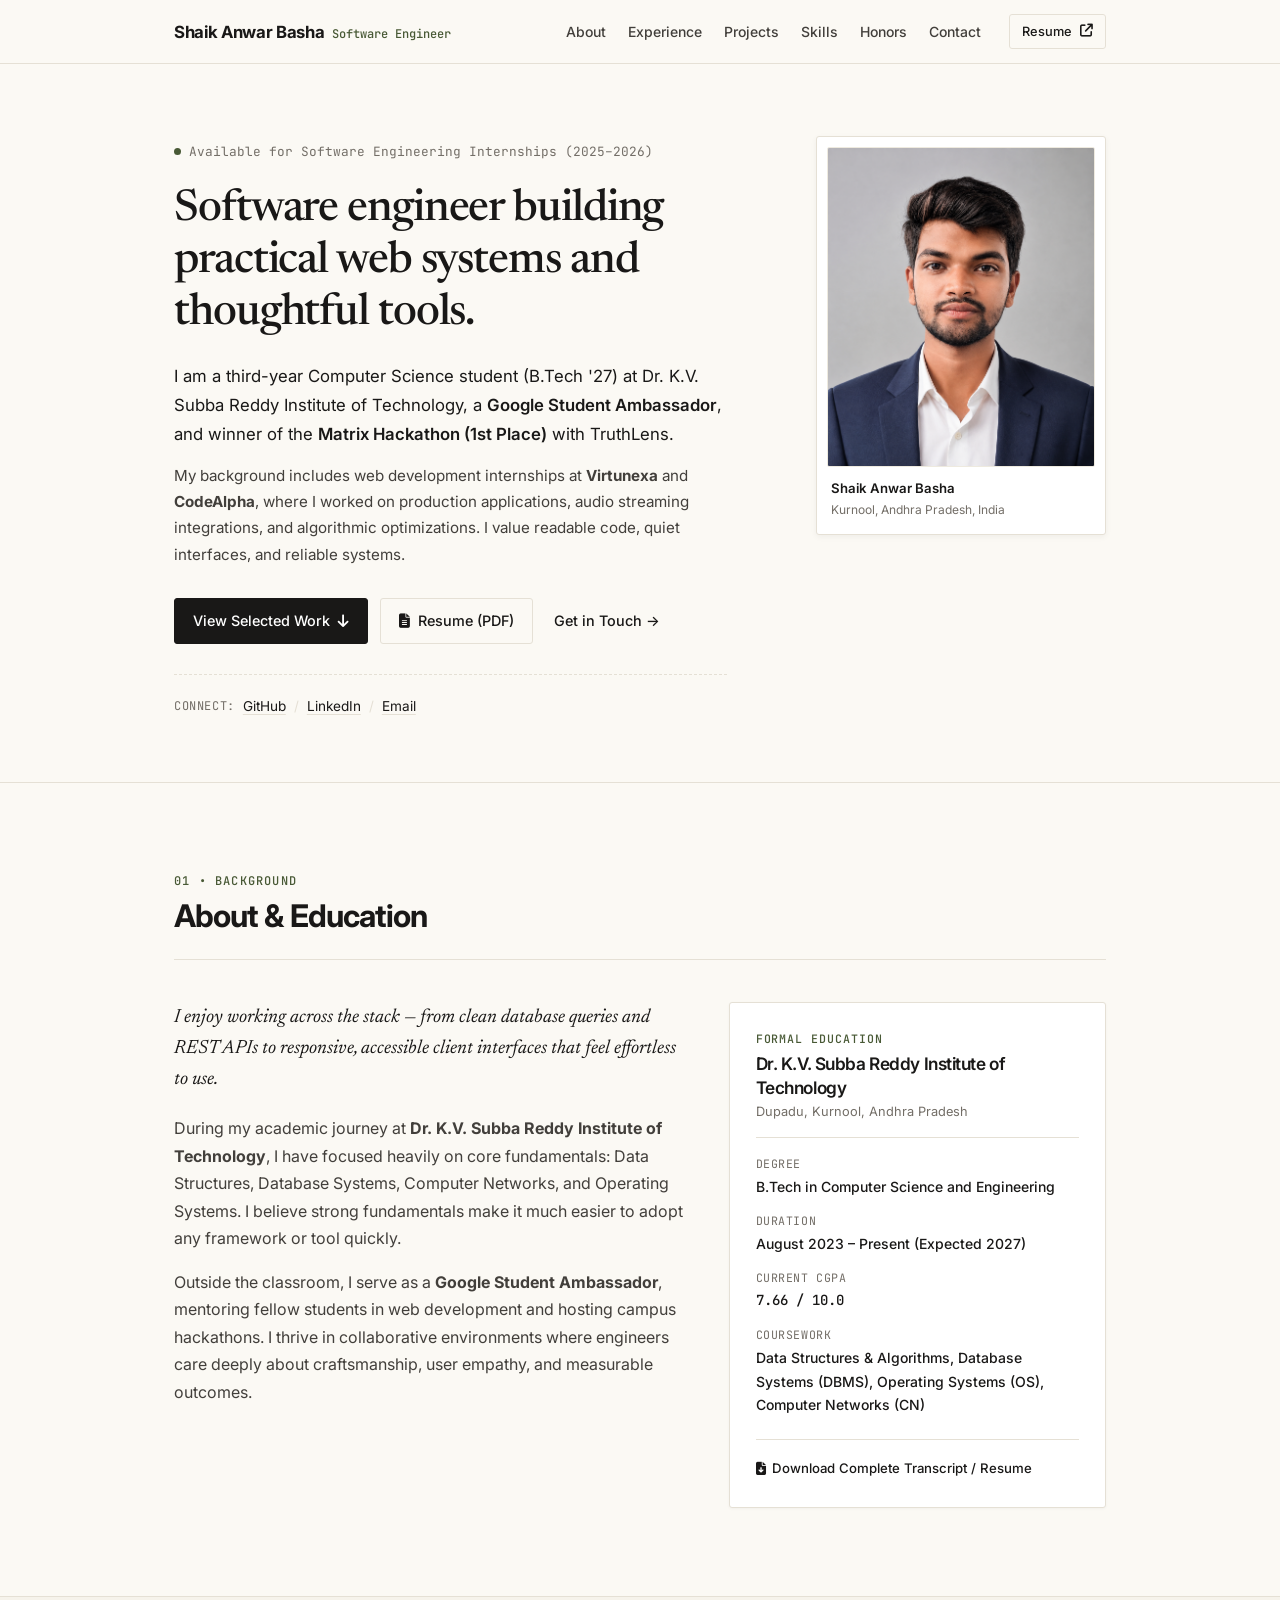
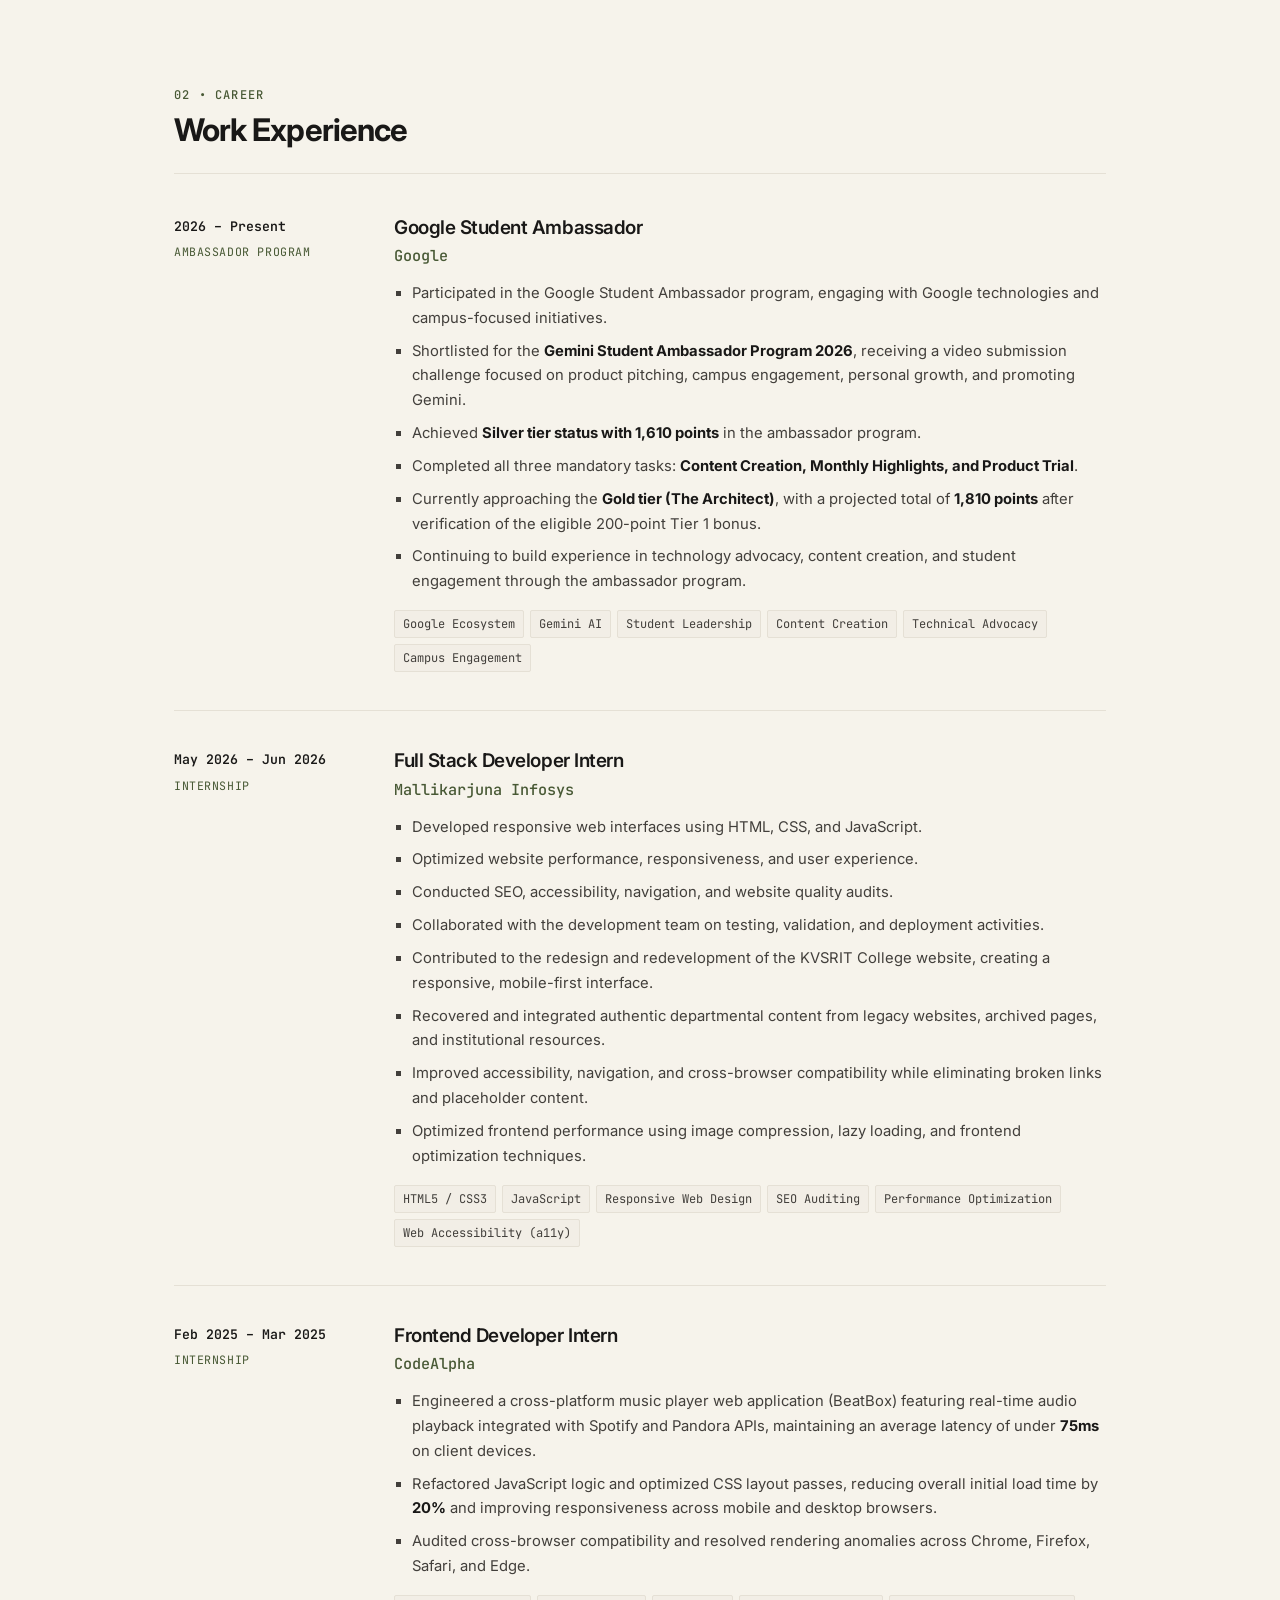
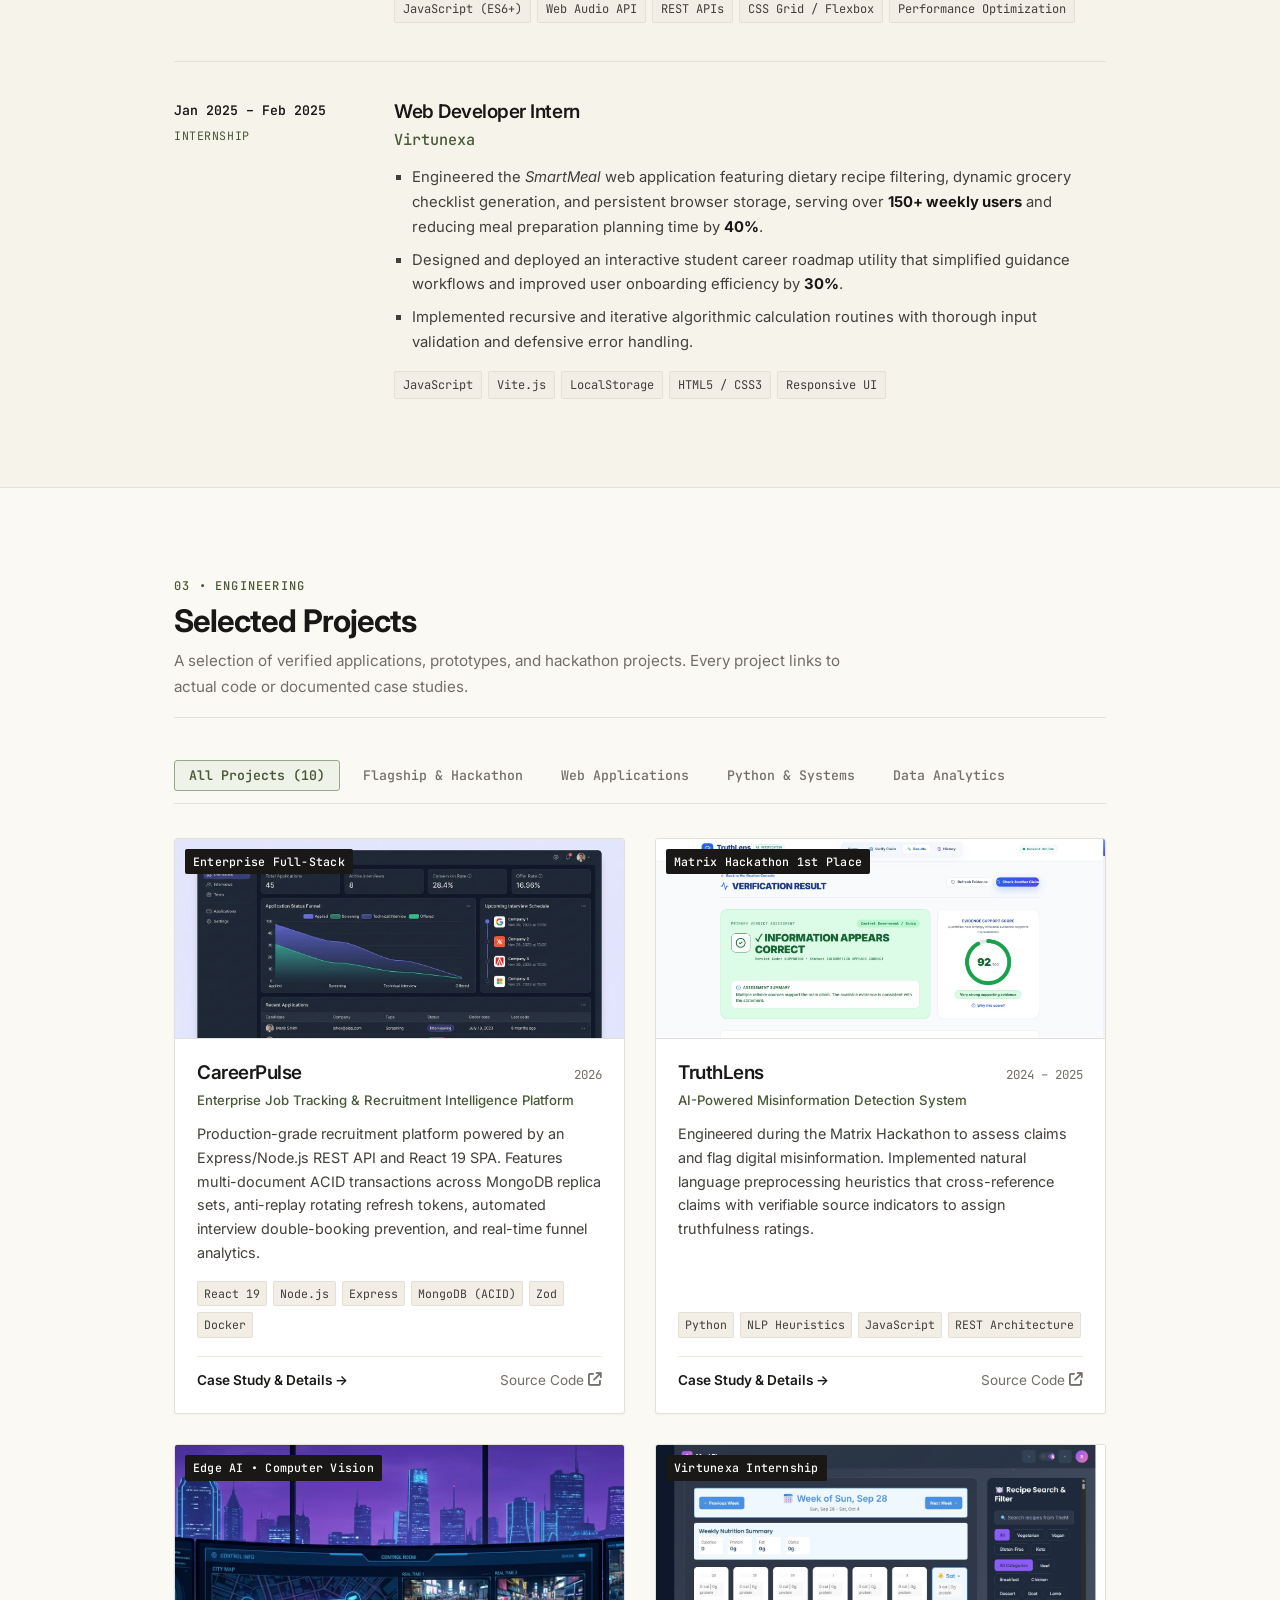
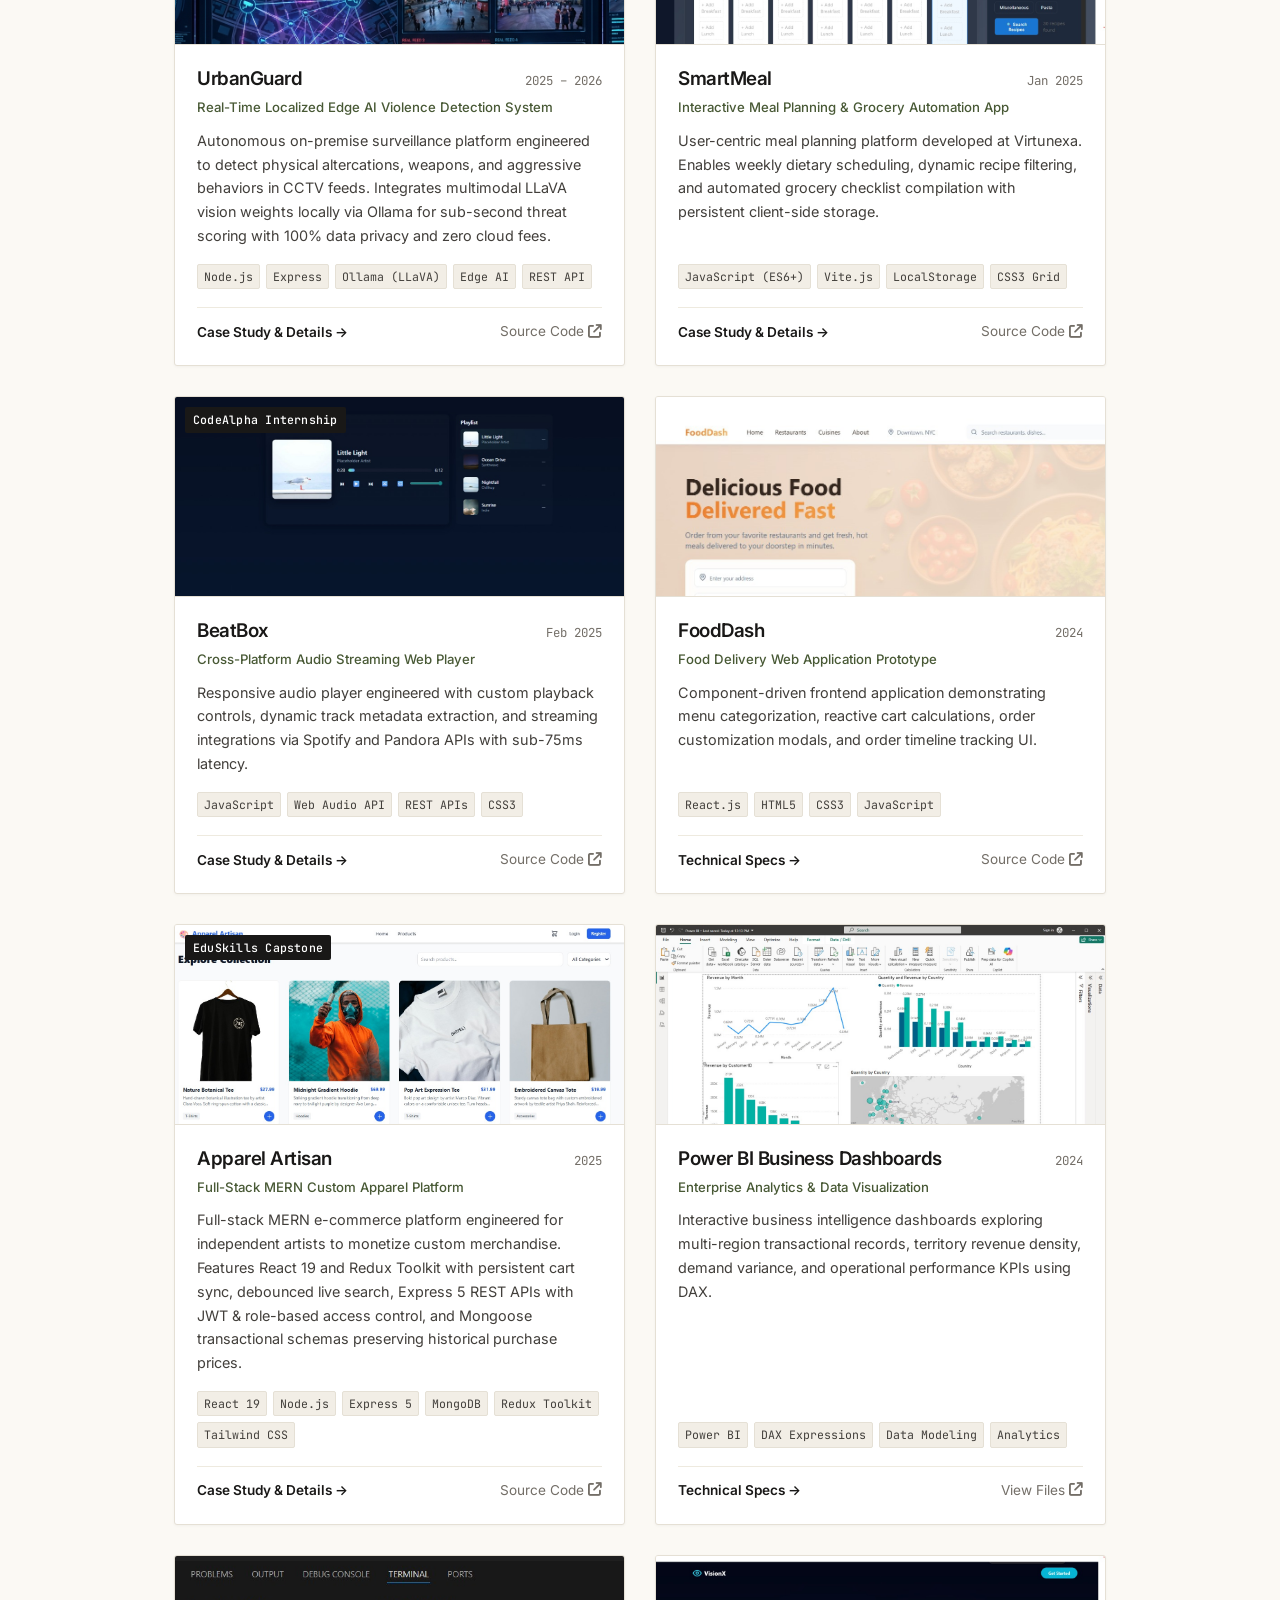
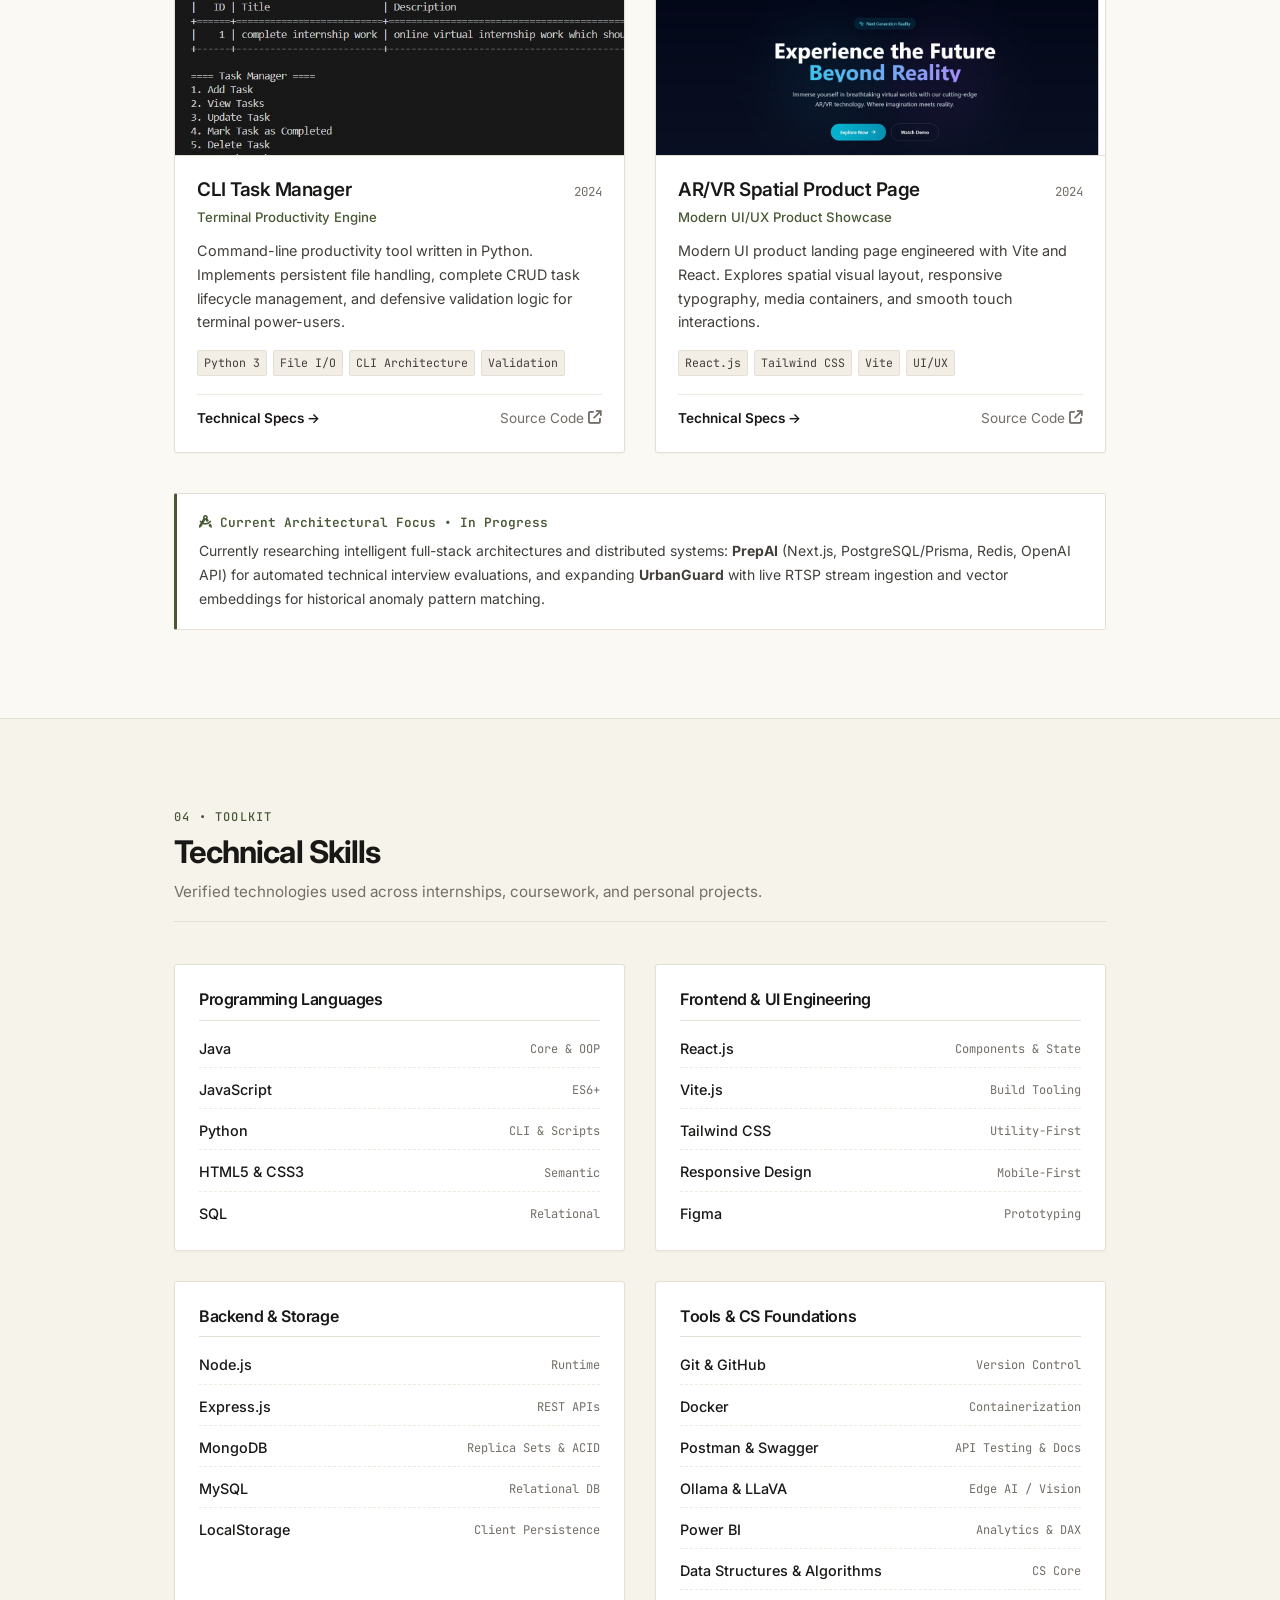
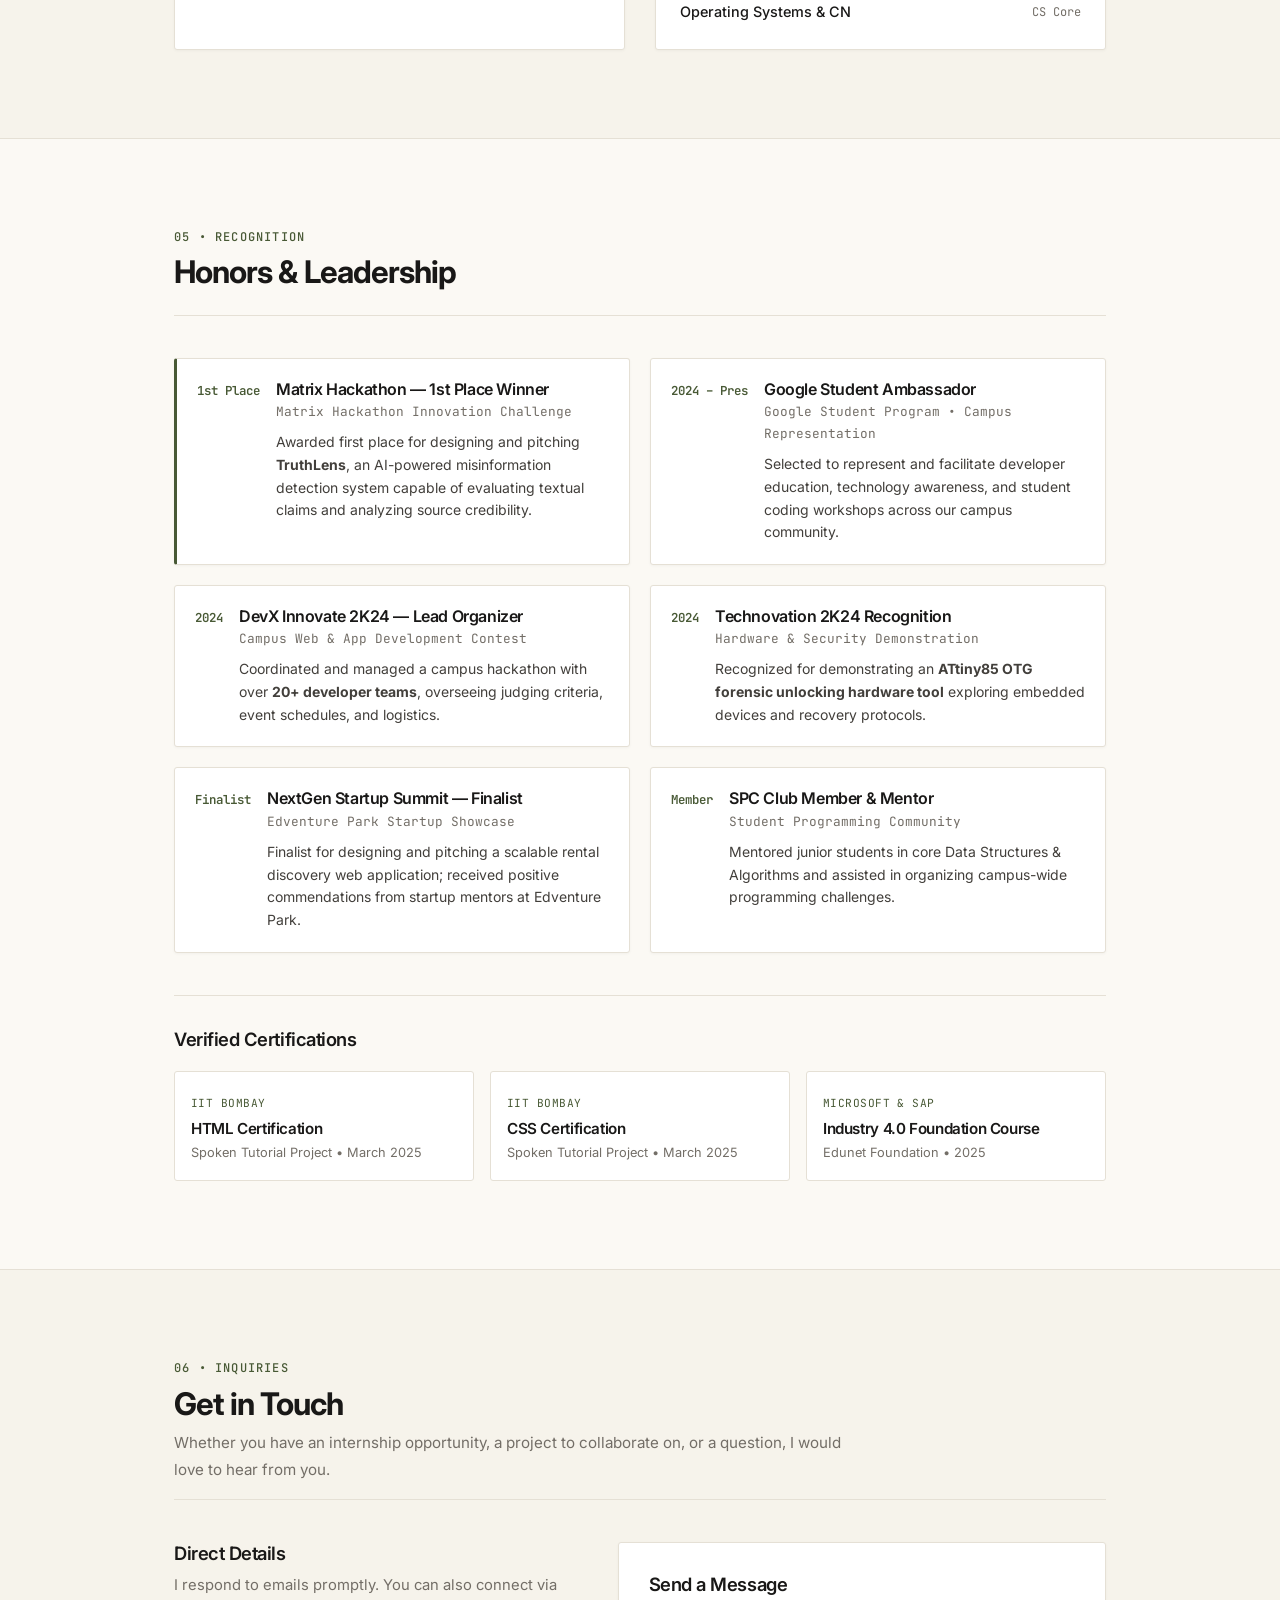
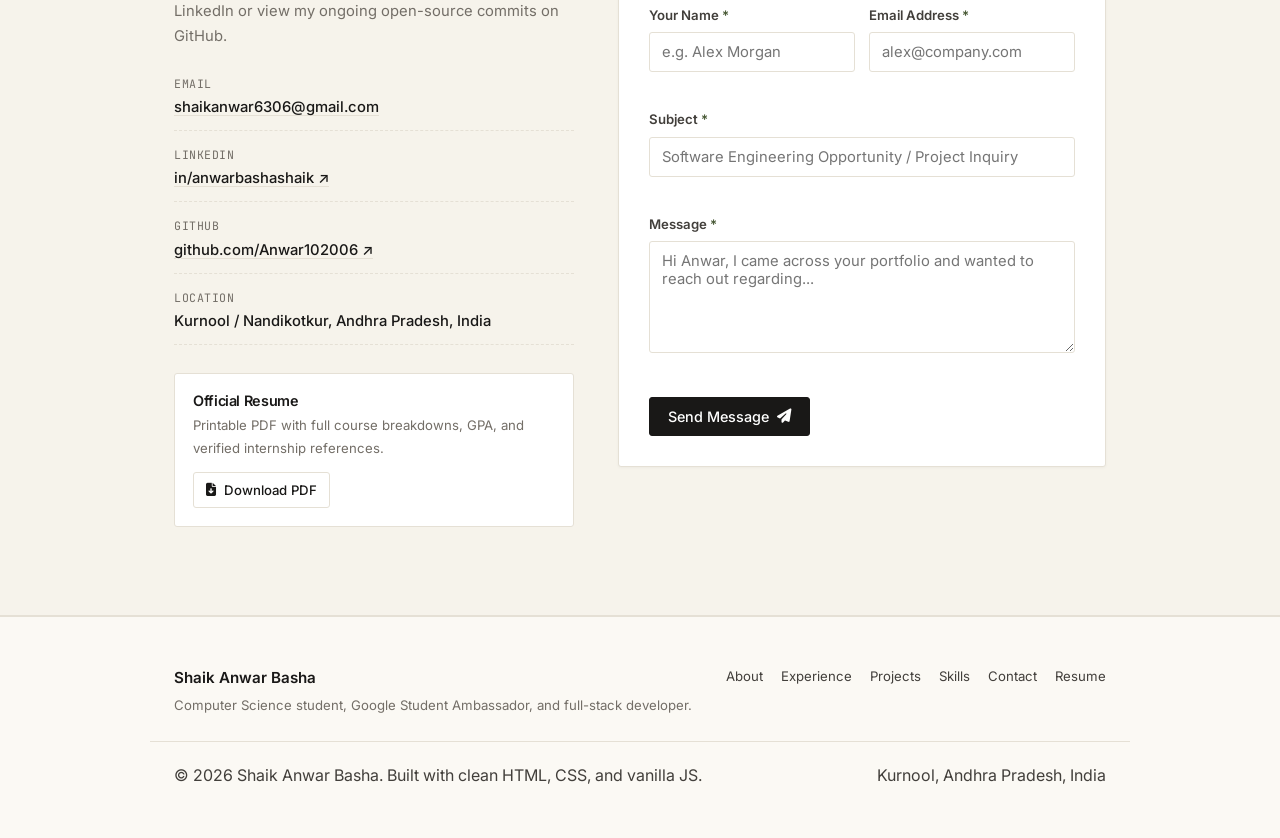
<file: index.html>
<!DOCTYPE html>
<html lang="en">

<head>
    <meta charset="UTF-8">
    <meta name="viewport" content="width=device-width, initial-scale=1.0">
    <meta http-equiv="X-UA-Compatible" content="ie=edge">

    <!-- Primary Meta Tags -->
    <title>Shaik Anwar Basha — Software Engineer & Full-Stack Developer</title>
    <meta name="title" content="Shaik Anwar Basha — Software Engineer & Full-Stack Developer">
    <meta name="description"
        content="Personal portfolio of Shaik Anwar Basha. Computer Science student at Dr. K.V. Subba Reddy Institute of Technology, Google Student Ambassador, and Matrix Hackathon 1st place winner.">
    <meta name="author" content="Shaik Anwar Basha">
    <meta name="theme-color" content="#fbf9f4">

    <!-- Open Graph / Social -->
    <meta property="og:type" content="website">
    <meta property="og:url" content="https://github.com/Anwar102006">
    <meta property="og:title" content="Shaik Anwar Basha — Software Engineer Portfolio">
    <meta property="og:description"
        content="Computer Science student, Google Student Ambassador, and full-stack developer. Explore verified projects, internship experience, and engineering case studies.">
    <meta property="og:image" content="assets/me_new.png">

    <!-- Clean SVG Favicon with subtle muted olive accent -->
    <link rel="icon" type="image/svg+xml"
        href="data:image/svg+xml,%3Csvg%20xmlns%3D%22http%3A%2F%2Fwww.w3.org%2F2000%2Fsvg%22%20viewBox%3D%220%200%2032%2032%22%3E%3Crect%20width%3D%2232%22%20height%3D%2232%22%20rx%3D%224%22%20fill%3D%22%23191817%22%2F%3E%3Ctext%20x%3D%2214%22%20y%3D%2222%22%20font-family%3D%22sans-serif%22%20font-size%3D%2215%22%20font-weight%3D%22bold%22%20fill%3D%22%23fbf9f4%22%20text-anchor%3D%22middle%22%3EA%3C%2Ftext%3E%3Ccircle%20cx%3D%2223%22%20cy%3D%2211%22%20r%3D%222.5%22%20fill%3D%22%23485935%22%2F%3E%3C%2Fsvg%3E">

    <!-- Google Fonts: Inter (Sans), Newsreader (Editorial Serif), JetBrains Mono (Code) -->
    <link rel="preconnect" href="https://fonts.googleapis.com">
    <link rel="preconnect" href="https://fonts.gstatic.com" crossorigin>
    <link
        href="https://fonts.googleapis.com/css2?family=Inter:wght@400;500;600;700&family=Newsreader:ital,opsz,wght@0,6..72,400;0,6..72,500;0,6..72,600;1,6..72,400&family=JetBrains+Mono:wght@400;500&display=swap"
        rel="stylesheet">

    <!-- Font Awesome Icons -->
    <link rel="stylesheet" href="https://cdnjs.cloudflare.com/ajax/libs/font-awesome/6.4.0/css/all.min.css"
        integrity="sha512-iecdLmaskl7CVkqkXNQ/ZH/XLlvWZOJyj7Yy7tcenmpD1ypASozpmT/E0iPtmFIB46ZmdtAc9eNBvH0H/ZpiBw=="
        crossorigin="anonymous" referrerpolicy="no-referrer">

    <!-- Core Stylesheets -->
    <link rel="stylesheet" href="style.css">
    <link rel="stylesheet" href="responsive.css">
</head>

<body>
    <!-- Accessible Skip Link -->
    <a href="#main-content" class="skip-to-content">Skip to main content</a>

    <!-- Site Header -->
    <header class="site-header">
        <nav id="navbar" class="nav-bar" aria-label="Main Navigation">
            <div class="container nav-container">
                <a href="#home" class="brand-link" aria-label="Shaik Anwar Basha Home">
                    <span class="brand-name">Shaik Anwar Basha</span>
                    <span class="brand-role">Software Engineer</span>
                </a>

                <div class="nav-menu-wrapper">
                    <ul class="nav-links" id="primary-navigation" role="menubar">
                        <li role="none"><a href="#about" class="nav-link" role="menuitem">About</a></li>
                        <li role="none"><a href="#experience" class="nav-link" role="menuitem">Experience</a></li>
                        <li role="none"><a href="#projects" class="nav-link" role="menuitem">Projects</a></li>
                        <li role="none"><a href="#skills" class="nav-link" role="menuitem">Skills</a></li>
                        <li role="none"><a href="#honors" class="nav-link" role="menuitem">Honors</a></li>
                        <li role="none"><a href="#contact" class="nav-link" role="menuitem">Contact</a></li>
                        <li role="none" class="mobile-resume-item">
                            <a href="" target="_blank" rel="noopener noreferrer" class="nav-link" role="menuitem">
                                Resume (PDF) <i class="fas fa-arrow-up-right-from-square" aria-hidden="true"></i>
                            </a>
                        </li>
                    </ul>

                    <div class="nav-actions">
                        <a href="" target="_blank" rel="noopener noreferrer"
                            class="btn btn-outline btn-sm desktop-resume-btn" aria-label="Open Resume PDF in a new tab">
                            <span>Resume</span>
                            <i class="fas fa-arrow-up-right-from-square" aria-hidden="true"></i>
                        </a>

                        <button class="hamburger" id="hamburger-btn" aria-expanded="false"
                            aria-controls="primary-navigation" aria-label="Toggle navigation menu">
                            <span class="bar"></span>
                            <span class="bar"></span>
                            <span class="bar"></span>
                        </button>
                    </div>
                </div>
            </div>
        </nav>
    </header>

    <!-- Main Content -->
    <main id="main-content">

        <!-- Hero Section -->
        <section id="home" class="hero-section" aria-label="Introduction">
            <div class="container hero-container">
                <div class="hero-text-block">
                    <div class="hero-meta-label">
                        <span class="status-indicator" aria-hidden="true"></span>
                        <span>Available for Software Engineering Internships (2025–2026)</span>
                    </div>

                    <h1 class="hero-headline">
                        Software engineer building practical web systems and thoughtful tools.
                    </h1>

                    <p class="hero-intro">
                        I am a third-year Computer Science student (B.Tech '27) at Dr. K.V. Subba Reddy Institute of
                        Technology, a <strong>Google Student Ambassador</strong>, and winner of the <strong>Matrix
                            Hackathon (1st Place)</strong> with TruthLens.
                    </p>

                    <p class="hero-subintro">
                        My background includes web development internships at <strong>Virtunexa</strong> and
                        <strong>CodeAlpha</strong>, where I worked on production applications, audio streaming
                        integrations, and algorithmic optimizations. I value readable code, quiet interfaces, and
                        reliable systems.
                    </p>

                    <div class="hero-actions">
                        <a href="#projects" class="btn btn-primary">
                            <span>View Selected Work</span>
                            <i class="fas fa-arrow-down" aria-hidden="true"></i>
                        </a>
                        <a href="" target="_blank" rel="noopener noreferrer" class="btn btn-outline">
                            <i class="fas fa-file-lines" aria-hidden="true"></i>
                            <span>Resume (PDF)</span>
                        </a>
                        <a href="#contact" class="btn btn-text">
                            <span>Get in Touch &rarr;</span>
                        </a>
                    </div>

                    <div class="hero-connect-links">
                        <span class="connect-label">Connect:</span>
                        <a href="https://github.com/Anwar102006" target="_blank" rel="noopener noreferrer"
                            class="inline-link">GitHub</a>
                        <span class="separator" aria-hidden="true">/</span>
                        <a href="https://www.linkedin.com/in/anwarbashashaik" target="_blank" rel="noopener noreferrer"
                            class="inline-link">LinkedIn</a>
                        <span class="separator" aria-hidden="true">/</span>
                        <a href="mailto:shaikanwar6306@gmail.com" class="inline-link">Email</a>
                    </div>
                </div>

                <div class="hero-photo-block">
                    <div class="photo-frame">
                        <img src="assets/me_new.png" alt="Photograph of Shaik Anwar Basha" class="profile-photo"
                            width="320" height="360" loading="eager">
                        <div class="photo-caption">
                            <span>Shaik Anwar Basha</span>
                            <span class="caption-location">Kurnool, Andhra Pradesh, India</span>
                        </div>
                    </div>
                </div>
            </div>
        </section>

        <!-- About & Education Section -->
        <section id="about" class="section-block" aria-label="About and Education">
            <div class="container">
                <div class="section-header-compact">
                    <span class="section-kicker">01 &bull; Background</span>
                    <h2 class="section-heading">About & Education</h2>
                </div>

                <div class="about-layout">
                    <div class="about-text-column">
                        <p class="lead-paragraph">
                            I enjoy working across the stack — from clean database queries and REST APIs to responsive,
                            accessible client interfaces that feel effortless to use.
                        </p>
                        <p>
                            During my academic journey at <strong>Dr. K.V. Subba Reddy Institute of Technology</strong>,
                            I have focused heavily on core fundamentals: Data Structures, Database Systems, Computer
                            Networks, and Operating Systems. I believe strong fundamentals make it much easier to adopt
                            any framework or tool quickly.
                        </p>
                        <p>
                            Outside the classroom, I serve as a <strong>Google Student Ambassador</strong>, mentoring
                            fellow students in web development and hosting campus hackathons. I thrive in collaborative
                            environments where engineers care deeply about craftsmanship, user empathy, and measurable
                            outcomes.
                        </p>
                    </div>

                    <div class="academic-summary-card">
                        <div class="academic-header">
                            <span class="academic-type">Formal Education</span>
                            <h3 class="institution-name">Dr. K.V. Subba Reddy Institute of Technology</h3>
                            <p class="institution-location">Dupadu, Kurnool, Andhra Pradesh</p>
                        </div>

                        <div class="academic-details-list">
                            <div class="detail-row">
                                <span class="detail-label">Degree</span>
                                <span class="detail-val">B.Tech in Computer Science and Engineering</span>
                            </div>
                            <div class="detail-row">
                                <span class="detail-label">Duration</span>
                                <span class="detail-val">August 2023 &ndash; Present (Expected 2027)</span>
                            </div>
                            <div class="detail-row">
                                <span class="detail-label">Current CGPA</span>
                                <span class="detail-val font-mono">7.66 / 10.0</span>
                            </div>
                            <div class="detail-row">
                                <span class="detail-label">Coursework</span>
                                <span class="detail-val">Data Structures &amp; Algorithms, Database Systems (DBMS),
                                    Operating Systems (OS), Computer Networks (CN)</span>
                            </div>
                        </div>

                        <div class="academic-card-footer">
                            <a href="" target="_blank" rel="noopener noreferrer" class="inline-download-link">
                                <i class="fas fa-file-arrow-down" aria-hidden="true"></i>
                                <span>Download Complete Transcript / Resume</span>
                            </a>
                        </div>
                    </div>
                </div>
            </div>
        </section>

        <!-- Professional Experience Section -->
        <section id="experience" class="section-block section-alt" aria-label="Professional Experience">
            <div class="container">
                <div class="section-header-compact">
                    <span class="section-kicker">02 &bull; Career</span>
                    <h2 class="section-heading">Work Experience</h2>
                </div>

                <div class="experience-list">
                    <!-- Role 1: Google Student Ambassador -->
                    <article class="experience-entry">
                        <div class="experience-meta">
                            <span class="experience-dates font-mono">2026 &ndash; Present</span>
                            <span class="experience-type">Ambassador Program</span>
                        </div>
                        <div class="experience-body">
                            <div class="experience-title-row">
                                <h3 class="experience-role">Google Student Ambassador</h3>
                                <span class="experience-company">Google</span>
                            </div>
                            <ul class="experience-bullets">
                                <li>
                                    Participated in the Google Student Ambassador program, engaging with Google
                                    technologies and campus-focused initiatives.
                                </li>
                                <li>
                                    Shortlisted for the <strong>Gemini Student Ambassador Program 2026</strong>,
                                    receiving a video submission challenge focused on product pitching, campus
                                    engagement, personal growth, and promoting Gemini.
                                </li>
                                <li>
                                    Achieved <strong>Silver tier status with 1,610 points</strong> in the ambassador
                                    program.
                                </li>
                                <li>
                                    Completed all three mandatory tasks: <strong>Content Creation, Monthly Highlights,
                                        and Product Trial</strong>.
                                </li>
                                <li>
                                    Currently approaching the <strong>Gold tier (The Architect)</strong>, with a
                                    projected total of <strong>1,810 points</strong> after verification of the eligible
                                    200-point Tier 1 bonus.
                                </li>
                                <li>
                                    Continuing to build experience in technology advocacy, content creation, and student
                                    engagement through the ambassador program.
                                </li>
                            </ul>
                            <div class="experience-tags">
                                <span class="tag">Google Ecosystem</span>
                                <span class="tag">Gemini AI</span>
                                <span class="tag">Student Leadership</span>
                                <span class="tag">Content Creation</span>
                                <span class="tag">Technical Advocacy</span>
                                <span class="tag">Campus Engagement</span>
                            </div>
                        </div>
                    </article>

                    <!-- Role 2: Mallikarjuna Infosys -->
                    <article class="experience-entry">
                        <div class="experience-meta">
                            <span class="experience-dates font-mono">May 2026 &ndash; Jun 2026</span>
                            <span class="experience-type">Internship</span>
                        </div>
                        <div class="experience-body">
                            <div class="experience-title-row">
                                <h3 class="experience-role">Full Stack Developer Intern</h3>
                                <span class="experience-company">Mallikarjuna Infosys</span>
                            </div>
                            <ul class="experience-bullets">
                                <li>
                                    Developed responsive web interfaces using HTML, CSS, and JavaScript.
                                </li>
                                <li>
                                    Optimized website performance, responsiveness, and user experience.
                                </li>
                                <li>
                                    Conducted SEO, accessibility, navigation, and website quality audits.
                                </li>
                                <li>
                                    Collaborated with the development team on testing, validation, and deployment
                                    activities.
                                </li>
                                <li>
                                    Contributed to the redesign and redevelopment of the KVSRIT College website,
                                    creating a responsive, mobile-first interface.
                                </li>
                                <li>
                                    Recovered and integrated authentic departmental content from legacy websites,
                                    archived pages, and institutional resources.
                                </li>
                                <li>
                                    Improved accessibility, navigation, and cross-browser compatibility while
                                    eliminating broken links and placeholder content.
                                </li>
                                <li>
                                    Optimized frontend performance using image compression, lazy loading, and frontend
                                    optimization techniques.
                                </li>
                            </ul>
                            <div class="experience-tags">
                                <span class="tag">HTML5 / CSS3</span>
                                <span class="tag">JavaScript</span>
                                <span class="tag">Responsive Web Design</span>
                                <span class="tag">SEO Auditing</span>
                                <span class="tag">Performance Optimization</span>
                                <span class="tag">Web Accessibility (a11y)</span>
                            </div>
                        </div>
                    </article>

                    <!-- Role 3: CodeAlpha -->
                    <article class="experience-entry">
                        <div class="experience-meta">
                            <span class="experience-dates font-mono">Feb 2025 &ndash; Mar 2025</span>
                            <span class="experience-type">Internship</span>
                        </div>
                        <div class="experience-body">
                            <div class="experience-title-row">
                                <h3 class="experience-role">Frontend Developer Intern</h3>
                                <span class="experience-company">CodeAlpha</span>
                            </div>
                            <ul class="experience-bullets">
                                <li>
                                    Engineered a cross-platform music player web application (BeatBox) featuring
                                    real-time audio playback integrated with Spotify and Pandora APIs, maintaining an
                                    average latency of under <strong>75ms</strong> on client devices.
                                </li>
                                <li>
                                    Refactored JavaScript logic and optimized CSS layout passes, reducing overall
                                    initial load time by <strong>20%</strong> and improving responsiveness across mobile
                                    and desktop browsers.
                                </li>
                                <li>
                                    Audited cross-browser compatibility and resolved rendering anomalies across Chrome,
                                    Firefox, Safari, and Edge.
                                </li>
                            </ul>
                            <div class="experience-tags">
                                <span class="tag">JavaScript (ES6+)</span>
                                <span class="tag">Web Audio API</span>
                                <span class="tag">REST APIs</span>
                                <span class="tag">CSS Grid / Flexbox</span>
                                <span class="tag">Performance Optimization</span>
                            </div>
                        </div>
                    </article>

                    <!-- Role 4: Virtunexa -->
                    <article class="experience-entry">
                        <div class="experience-meta">
                            <span class="experience-dates font-mono">Jan 2025 &ndash; Feb 2025</span>
                            <span class="experience-type">Internship</span>
                        </div>
                        <div class="experience-body">
                            <div class="experience-title-row">
                                <h3 class="experience-role">Web Developer Intern</h3>
                                <span class="experience-company">Virtunexa</span>
                            </div>
                            <ul class="experience-bullets">
                                <li>
                                    Engineered the <em>SmartMeal</em> web application featuring dietary recipe
                                    filtering, dynamic grocery checklist generation, and persistent browser storage,
                                    serving over <strong>150+ weekly users</strong> and reducing meal preparation
                                    planning time by <strong>40%</strong>.
                                </li>
                                <li>
                                    Designed and deployed an interactive student career roadmap utility that simplified
                                    guidance workflows and improved user onboarding efficiency by <strong>30%</strong>.
                                </li>
                                <li>
                                    Implemented recursive and iterative algorithmic calculation routines with thorough
                                    input validation and defensive error handling.
                                </li>
                            </ul>
                            <div class="experience-tags">
                                <span class="tag">JavaScript</span>
                                <span class="tag">Vite.js</span>
                                <span class="tag">LocalStorage</span>
                                <span class="tag">HTML5 / CSS3</span>
                                <span class="tag">Responsive UI</span>
                            </div>
                        </div>
                    </article>
                </div>
            </div>
        </section>

        <!-- Projects Section -->
        <section id="projects" class="section-block" aria-label="Projects and Technical Work">
            <div class="container">
                <div class="section-header-compact">
                    <span class="section-kicker">03 &bull; Engineering</span>
                    <h2 class="section-heading">Selected Projects</h2>
                    <p class="section-subtext">A selection of verified applications, prototypes, and hackathon projects.
                        Every project links to actual code or documented case studies.</p>
                </div>

                <!-- Category Filter -->
                <div class="project-filter-tabs" role="tablist" aria-label="Filter projects by category">
                    <button class="filter-tab active" role="tab" aria-selected="true" data-filter="all">All Projects
                        (10)</button>
                    <button class="filter-tab" role="tab" aria-selected="false" data-filter="flagship">Flagship &amp;
                        Hackathon</button>
                    <button class="filter-tab" role="tab" aria-selected="false" data-filter="web">Web
                        Applications</button>
                    <button class="filter-tab" role="tab" aria-selected="false" data-filter="systems">Python &amp;
                        Systems</button>
                    <button class="filter-tab" role="tab" aria-selected="false" data-filter="analytics">Data
                        Analytics</button>
                </div>

                <!-- Projects Grid -->
                <div class="projects-editorial-grid">

                    <!-- Project 1: CareerPulse -->
                    <article class="project-item" data-category="flagship web systems" data-id="careerpulse">
                        <div class="project-figure">
                            <img src="assets/careerpulse.png"
                                alt="CareerPulse Recruitment Intelligence & Job Application Tracking Dashboard"
                                loading="lazy" width="580" height="340">
                            <span class="figure-badge">Enterprise Full-Stack</span>
                        </div>
                        <div class="project-content">
                            <div class="project-header-line">
                                <h3 class="project-name">CareerPulse</h3>
                                <span class="project-year font-mono">2026</span>
                            </div>
                            <p class="project-role-line">Enterprise Job Tracking &amp; Recruitment Intelligence Platform</p>
                            <p class="project-desc">
                                Production-grade recruitment platform powered by an Express/Node.js REST API and
                                React 19 SPA. Features multi-document ACID transactions across MongoDB replica sets,
                                anti-replay rotating refresh tokens, automated interview double-booking prevention, and real-time funnel analytics.
                            </p>
                            <div class="project-stack">
                                <code>React 19</code>
                                <code>Node.js</code>
                                <code>Express</code>
                                <code>MongoDB (ACID)</code>
                                <code>Zod</code>
                                <code>Docker</code>
                            </div>
                            <div class="project-links-row">
                                <button type="button" class="text-button open-case-study" data-project="careerpulse">
                                    Case Study &amp; Details &rarr;
                                </button>
                                <a href="https://github.com/Anwar102006/job-application-tracker-api" target="_blank"
                                    rel="noopener noreferrer" class="link-external">
                                    Source Code <i class="fas fa-arrow-up-right-from-square" aria-hidden="true"></i>
                                </a>
                            </div>
                        </div>
                    </article>

                    <!-- Project 2: TruthLens -->
                    <article class="project-item" data-category="flagship web" data-id="truthlens">
                        <div class="project-figure">
                            <img src="assets/thruthlens.jpeg"
                                alt="TruthLens AI-Powered Misinformation Detection interface screenshot" loading="lazy"
                                width="580" height="340">
                            <span class="figure-badge">Matrix Hackathon 1st Place</span>
                        </div>
                        <div class="project-content">
                            <div class="project-header-line">
                                <h3 class="project-name">TruthLens</h3>
                                <span class="project-year font-mono">2024 &ndash; 2025</span>
                            </div>
                            <p class="project-role-line">AI-Powered Misinformation Detection System</p>
                            <p class="project-desc">
                                Engineered during the Matrix Hackathon to assess claims and flag digital misinformation.
                                Implemented natural language preprocessing heuristics that cross-reference claims with
                                verifiable source indicators to assign truthfulness ratings.
                            </p>
                            <div class="project-stack">
                                <code>Python</code>
                                <code>NLP Heuristics</code>
                                <code>JavaScript</code>
                                <code>REST Architecture</code>
                            </div>
                            <div class="project-links-row">
                                <button type="button" class="text-button open-case-study" data-project="truthlens">
                                    Case Study &amp; Details &rarr;
                                </button>
                                <a href="https://github.com/Anwar102006/HACKATHON_MATRIX" target="_blank"
                                    rel="noopener noreferrer" class="link-external">
                                    Source Code <i class="fas fa-arrow-up-right-from-square" aria-hidden="true"></i>
                                </a>
                            </div>
                        </div>
                    </article>

                    <!-- Project 2: UrbanGuard -->
                    <article class="project-item" data-category="flagship web systems" data-id="urbanguard">
                        <div class="project-figure">
                            <img src="assets/urbangaurd.png"
                                alt="UrbanGuard Real-Time Local AI Violence Detection Dashboard" loading="lazy"
                                width="580" height="340">
                            <span class="figure-badge">Edge AI &bull; Computer Vision</span>
                        </div>
                        <div class="project-content">
                            <div class="project-header-line">
                                <h3 class="project-name">UrbanGuard</h3>
                                <span class="project-year font-mono">2025 &ndash; 2026</span>
                            </div>
                            <p class="project-role-line">Real-Time Localized Edge AI Violence Detection System</p>
                            <p class="project-desc">
                                Autonomous on-premise surveillance platform engineered to detect physical altercations,
                                weapons, and aggressive behaviors in CCTV feeds. Integrates multimodal LLaVA vision weights
                                locally via Ollama for sub-second threat scoring with 100% data privacy and zero cloud fees.
                            </p>
                            <div class="project-stack">
                                <code>Node.js</code>
                                <code>Express</code>
                                <code>Ollama (LLaVA)</code>
                                <code>Edge AI</code>
                                <code>REST API</code>
                            </div>
                            <div class="project-links-row">
                                <button type="button" class="text-button open-case-study" data-project="urbanguard">
                                    Case Study &amp; Details &rarr;
                                </button>
                                <a href="https://github.com/Anwar102006/UrbanGuard" target="_blank"
                                    rel="noopener noreferrer" class="link-external">
                                    Source Code <i class="fas fa-arrow-up-right-from-square" aria-hidden="true"></i>
                                </a>
                            </div>
                        </div>
                    </article>

                    <!-- Project 3: SmartMeal -->
                    <article class="project-item" data-category="flagship web" data-id="smartmeal">
                        <div class="project-figure">
                            <img src="assets/Meal_Planner.jpg"
                                alt="SmartMeal interactive meal planning application interface screenshot"
                                loading="lazy" width="580" height="340">
                            <span class="figure-badge">Virtunexa Internship</span>
                        </div>
                        <div class="project-content">
                            <div class="project-header-line">
                                <h3 class="project-name">SmartMeal</h3>
                                <span class="project-year font-mono">Jan 2025</span>
                            </div>
                            <p class="project-role-line">Interactive Meal Planning &amp; Grocery Automation App</p>
                            <p class="project-desc">
                                User-centric meal planning platform developed at Virtunexa. Enables weekly dietary
                                scheduling, dynamic recipe filtering, and automated grocery checklist compilation with
                                persistent client-side storage.
                            </p>
                            <div class="project-stack">
                                <code>JavaScript (ES6+)</code>
                                <code>Vite.js</code>
                                <code>LocalStorage</code>
                                <code>CSS3 Grid</code>
                            </div>
                            <div class="project-links-row">
                                <button type="button" class="text-button open-case-study" data-project="smartmeal">
                                    Case Study &amp; Details &rarr;
                                </button>
                                <a href="https://github.com/Anwar102006/Meal_Planner" target="_blank"
                                    rel="noopener noreferrer" class="link-external">
                                    Source Code <i class="fas fa-arrow-up-right-from-square" aria-hidden="true"></i>
                                </a>
                            </div>
                        </div>
                    </article>

                    <!-- Project 3: BeatBox -->
                    <article class="project-item" data-category="flagship web" data-id="beatbox">
                        <div class="project-figure">
                            <img src="assets/MUSIC.jpg"
                                alt="BeatBox audio streaming application user interface screenshot" loading="lazy"
                                width="580" height="340">
                            <span class="figure-badge">CodeAlpha Internship</span>
                        </div>
                        <div class="project-content">
                            <div class="project-header-line">
                                <h3 class="project-name">BeatBox</h3>
                                <span class="project-year font-mono">Feb 2025</span>
                            </div>
                            <p class="project-role-line">Cross-Platform Audio Streaming Web Player</p>
                            <p class="project-desc">
                                Responsive audio player engineered with custom playback controls, dynamic track metadata
                                extraction, and streaming integrations via Spotify and Pandora APIs with sub-75ms
                                latency.
                            </p>
                            <div class="project-stack">
                                <code>JavaScript</code>
                                <code>Web Audio API</code>
                                <code>REST APIs</code>
                                <code>CSS3</code>
                            </div>
                            <div class="project-links-row">
                                <button type="button" class="text-button open-case-study" data-project="beatbox">
                                    Case Study &amp; Details &rarr;
                                </button>
                                <a href="https://github.com/Anwar102006/Music_Player_UI" target="_blank"
                                    rel="noopener noreferrer" class="link-external">
                                    Source Code <i class="fas fa-arrow-up-right-from-square" aria-hidden="true"></i>
                                </a>
                            </div>
                        </div>
                    </article>

                    <!-- Project 4: FoodDash -->
                    <article class="project-item" data-category="web" data-id="fooddash">
                        <div class="project-figure">
                            <img src="assets/FoodDash.jpg"
                                alt="FoodDash food delivery web app frontend prototype screenshot" loading="lazy"
                                width="580" height="340">
                        </div>
                        <div class="project-content">
                            <div class="project-header-line">
                                <h3 class="project-name">FoodDash</h3>
                                <span class="project-year font-mono">2024</span>
                            </div>
                            <p class="project-role-line">Food Delivery Web Application Prototype</p>
                            <p class="project-desc">
                                Component-driven frontend application demonstrating menu categorization, reactive cart
                                calculations, order customization modals, and order timeline tracking UI.
                            </p>
                            <div class="project-stack">
                                <code>React.js</code>
                                <code>HTML5</code>
                                <code>CSS3</code>
                                <code>JavaScript</code>
                            </div>
                            <div class="project-links-row">
                                <button type="button" class="text-button open-case-study" data-project="fooddash">
                                    Technical Specs &rarr;
                                </button>
                                <a href="https://github.com/Anwar102006/Food_Dash" target="_blank"
                                    rel="noopener noreferrer" class="link-external">
                                    Source Code <i class="fas fa-arrow-up-right-from-square" aria-hidden="true"></i>
                                </a>
                            </div>
                        </div>
                    </article>

                    <!-- Project 5: Apparel Artisan -->
                    <article class="project-item" data-category="web" data-id="apparelartisan">
                        <div class="project-figure">
                            <img src="assets/EcomStore.jpg"
                                alt="Apparel Artisan custom apparel e-commerce interface screenshot" loading="lazy" width="580"
                                height="340">
                            <span class="figure-badge">EduSkills Capstone</span>
                        </div>
                        <div class="project-content">
                            <div class="project-header-line">
                                <h3 class="project-name">Apparel Artisan</h3>
                                <span class="project-year font-mono">2025</span>
                            </div>
                            <p class="project-role-line">Full-Stack MERN Custom Apparel Platform</p>
                            <p class="project-desc">
                                Full-stack MERN e-commerce platform engineered for independent artists to monetize custom merchandise.
                                Features React 19 and Redux Toolkit with persistent cart sync, debounced live search, Express 5 REST APIs with JWT &amp; role-based access control, and Mongoose transactional schemas preserving historical purchase prices.
                            </p>
                            <div class="project-stack">
                                <code>React 19</code>
                                <code>Node.js</code>
                                <code>Express 5</code>
                                <code>MongoDB</code>
                                <code>Redux Toolkit</code>
                                <code>Tailwind CSS</code>
                            </div>
                            <div class="project-links-row">
                                <button type="button" class="text-button open-case-study" data-project="apparelartisan">
                                    Case Study &amp; Details &rarr;
                                </button>
                                <a href="https://github.com/Anwar102006/Apparel-Artisan" target="_blank"
                                    rel="noopener noreferrer" class="link-external">
                                    Source Code <i class="fas fa-arrow-up-right-from-square" aria-hidden="true"></i>
                                </a>
                            </div>
                        </div>
                    </article>

                    <!-- Project 6: Power BI Dashboards -->
                    <article class="project-item" data-category="analytics" data-id="powerbi">
                        <div class="project-figure">
                            <img src="assets/POWERBI.jpg"
                                alt="Power BI business intelligence dashboard visualization screenshot" loading="lazy"
                                width="580" height="340">
                        </div>
                        <div class="project-content">
                            <div class="project-header-line">
                                <h3 class="project-name">Power BI Business Dashboards</h3>
                                <span class="project-year font-mono">2024</span>
                            </div>
                            <p class="project-role-line">Enterprise Analytics &amp; Data Visualization</p>
                            <p class="project-desc">
                                Interactive business intelligence dashboards exploring multi-region transactional
                                records, territory revenue density, demand variance, and operational performance KPIs
                                using DAX.
                            </p>
                            <div class="project-stack">
                                <code>Power BI</code>
                                <code>DAX Expressions</code>
                                <code>Data Modeling</code>
                                <code>Analytics</code>
                            </div>
                            <div class="project-links-row">
                                <button type="button" class="text-button open-case-study" data-project="powerbi">
                                    Technical Specs &rarr;
                                </button>
                                <a href="https://github.com/Anwar102006/PowerBI_Dashboards" target="_blank"
                                    rel="noopener noreferrer" class="link-external">
                                    View Files <i class="fas fa-arrow-up-right-from-square" aria-hidden="true"></i>
                                </a>
                            </div>
                        </div>
                    </article>

                    <!-- Project 7: CLI Task Manager -->
                    <article class="project-item" data-category="systems" data-id="clitask">
                        <div class="project-figure">
                            <img src="assets/CLI_TASK_MANAGER.jpg"
                                alt="Python CLI task manager console output screenshot" loading="lazy" width="580"
                                height="340">
                        </div>
                        <div class="project-content">
                            <div class="project-header-line">
                                <h3 class="project-name">CLI Task Manager</h3>
                                <span class="project-year font-mono">2024</span>
                            </div>
                            <p class="project-role-line">Terminal Productivity Engine</p>
                            <p class="project-desc">
                                Command-line productivity tool written in Python. Implements persistent file handling,
                                complete CRUD task lifecycle management, and defensive validation logic for terminal
                                power-users.
                            </p>
                            <div class="project-stack">
                                <code>Python 3</code>
                                <code>File I/O</code>
                                <code>CLI Architecture</code>
                                <code>Validation</code>
                            </div>
                            <div class="project-links-row">
                                <button type="button" class="text-button open-case-study" data-project="clitask">
                                    Technical Specs &rarr;
                                </button>
                                <a href="https://github.com/Anwar102006/Task_Manager" target="_blank"
                                    rel="noopener noreferrer" class="link-external">
                                    Source Code <i class="fas fa-arrow-up-right-from-square" aria-hidden="true"></i>
                                </a>
                            </div>
                        </div>
                    </article>

                    <!-- Project 8: AR/VR Spatial Landing Page -->
                    <article class="project-item" data-category="web" data-id="arvr">
                        <div class="project-figure">
                            <img src="assets/AR_VR_LANDING_PAGE.jpg"
                                alt="AR VR product landing page user interface screenshot" loading="lazy" width="580"
                                height="340">
                        </div>
                        <div class="project-content">
                            <div class="project-header-line">
                                <h3 class="project-name">AR/VR Spatial Product Page</h3>
                                <span class="project-year font-mono">2024</span>
                            </div>
                            <p class="project-role-line">Modern UI/UX Product Showcase</p>
                            <p class="project-desc">
                                Modern UI product landing page engineered with Vite and React. Explores spatial visual
                                layout, responsive typography, media containers, and smooth touch interactions.
                            </p>
                            <div class="project-stack">
                                <code>React.js</code>
                                <code>Tailwind CSS</code>
                                <code>Vite</code>
                                <code>UI/UX</code>
                            </div>
                            <div class="project-links-row">
                                <button type="button" class="text-button open-case-study" data-project="arvr">
                                    Technical Specs &rarr;
                                </button>
                                <a href="https://github.com/Anwar102006/AR_VR_LANDING_PAGE" target="_blank"
                                    rel="noopener noreferrer" class="link-external">
                                    Source Code <i class="fas fa-arrow-up-right-from-square" aria-hidden="true"></i>
                                </a>
                            </div>
                        </div>
                    </article>

                </div>

                <!-- Exploratory Note -->
                <div class="exploratory-box">
                    <div class="exploratory-heading">
                        <i class="fas fa-compass-drafting" aria-hidden="true"></i>
                        <span>Current Architectural Focus &bull; In Progress</span>
                    </div>
                    <p>
                        Currently researching intelligent full-stack architectures and distributed systems:
                        <strong>PrepAI</strong> (Next.js, PostgreSQL/Prisma, Redis, OpenAI API) for automated technical
                        interview evaluations, and expanding <strong>UrbanGuard</strong> with live RTSP stream ingestion
                        and vector embeddings for historical anomaly pattern matching.
                    </p>
                </div>
            </div>
        </section>

        <!-- Technical Skills Section -->
        <section id="skills" class="section-block section-alt" aria-label="Technical Skills">
            <div class="container">
                <div class="section-header-compact">
                    <span class="section-kicker">04 &bull; Toolkit</span>
                    <h2 class="section-heading">Technical Skills</h2>
                    <p class="section-subtext">Verified technologies used across internships, coursework, and personal
                        projects.</p>
                </div>

                <div class="skills-editorial-layout">
                    <div class="skill-group">
                        <h3 class="skill-group-title">Programming Languages</h3>
                        <ul class="skill-pill-list">
                            <li><span>Java</span> <small class="font-mono">Core &amp; OOP</small></li>
                            <li><span>JavaScript</span> <small class="font-mono">ES6+</small></li>
                            <li><span>Python</span> <small class="font-mono">CLI &amp; Scripts</small></li>
                            <li><span>HTML5 &amp; CSS3</span> <small class="font-mono">Semantic</small></li>
                            <li><span>SQL</span> <small class="font-mono">Relational</small></li>
                        </ul>
                    </div>

                    <div class="skill-group">
                        <h3 class="skill-group-title">Frontend &amp; UI Engineering</h3>
                        <ul class="skill-pill-list">
                            <li><span>React.js</span> <small class="font-mono">Components &amp; State</small></li>
                            <li><span>Vite.js</span> <small class="font-mono">Build Tooling</small></li>
                            <li><span>Tailwind CSS</span> <small class="font-mono">Utility-First</small></li>
                            <li><span>Responsive Design</span> <small class="font-mono">Mobile-First</small></li>
                            <li><span>Figma</span> <small class="font-mono">Prototyping</small></li>
                        </ul>
                    </div>

                    <div class="skill-group">
                        <h3 class="skill-group-title">Backend &amp; Storage</h3>
                        <ul class="skill-pill-list">
                            <li><span>Node.js</span> <small class="font-mono">Runtime</small></li>
                            <li><span>Express.js</span> <small class="font-mono">REST APIs</small></li>
                            <li><span>MongoDB</span> <small class="font-mono">Replica Sets &amp; ACID</small></li>
                            <li><span>MySQL</span> <small class="font-mono">Relational DB</small></li>
                            <li><span>LocalStorage</span> <small class="font-mono">Client Persistence</small></li>
                        </ul>
                    </div>

                    <div class="skill-group">
                        <h3 class="skill-group-title">Tools &amp; CS Foundations</h3>
                        <ul class="skill-pill-list">
                            <li><span>Git &amp; GitHub</span> <small class="font-mono">Version Control</small></li>
                            <li><span>Docker</span> <small class="font-mono">Containerization</small></li>
                            <li><span>Postman &amp; Swagger</span> <small class="font-mono">API Testing &amp; Docs</small></li>
                            <li><span>Ollama &amp; LLaVA</span> <small class="font-mono">Edge AI / Vision</small></li>
                            <li><span>Power BI</span> <small class="font-mono">Analytics &amp; DAX</small></li>
                            <li><span>Data Structures &amp; Algorithms</span> <small class="font-mono">CS Core</small>
                            </li>
                            <li><span>Operating Systems &amp; CN</span> <small class="font-mono">CS Core</small></li>
                        </ul>
                    </div>
                </div>
            </div>
        </section>

        <!-- Honors, Leadership & Certifications -->
        <section id="honors" class="section-block" aria-label="Honors and Certifications">
            <div class="container">
                <div class="section-header-compact">
                    <span class="section-kicker">05 &bull; Recognition</span>
                    <h2 class="section-heading">Honors &amp; Leadership</h2>
                </div>

                <div class="honors-editorial-grid">
                    <article class="honor-item highlight-item">
                        <div class="honor-year font-mono">1st Place</div>
                        <div class="honor-content">
                            <h3 class="honor-title">Matrix Hackathon &mdash; 1st Place Winner</h3>
                            <p class="honor-org">Matrix Hackathon Innovation Challenge</p>
                            <p class="honor-desc">
                                Awarded first place for designing and pitching <strong>TruthLens</strong>, an AI-powered
                                misinformation detection system capable of evaluating textual claims and analyzing
                                source credibility.
                            </p>
                        </div>
                    </article>

                    <article class="honor-item">
                        <div class="honor-year font-mono">2024 &ndash; Pres</div>
                        <div class="honor-content">
                            <h3 class="honor-title">Google Student Ambassador</h3>
                            <p class="honor-org">Google Student Program &bull; Campus Representation</p>
                            <p class="honor-desc">
                                Selected to represent and facilitate developer education, technology awareness, and
                                student coding workshops across our campus community.
                            </p>
                        </div>
                    </article>

                    <article class="honor-item">
                        <div class="honor-year font-mono">2024</div>
                        <div class="honor-content">
                            <h3 class="honor-title">DevX Innovate 2K24 &mdash; Lead Organizer</h3>
                            <p class="honor-org">Campus Web &amp; App Development Contest</p>
                            <p class="honor-desc">
                                Coordinated and managed a campus hackathon with over <strong>20+ developer
                                    teams</strong>, overseeing judging criteria, event schedules, and logistics.
                            </p>
                        </div>
                    </article>

                    <article class="honor-item">
                        <div class="honor-year font-mono">2024</div>
                        <div class="honor-content">
                            <h3 class="honor-title">Technovation 2K24 Recognition</h3>
                            <p class="honor-org">Hardware &amp; Security Demonstration</p>
                            <p class="honor-desc">
                                Recognized for demonstrating an <strong>ATtiny85 OTG forensic unlocking hardware
                                    tool</strong> exploring embedded devices and recovery protocols.
                            </p>
                        </div>
                    </article>

                    <article class="honor-item">
                        <div class="honor-year font-mono">Finalist</div>
                        <div class="honor-content">
                            <h3 class="honor-title">NextGen Startup Summit &mdash; Finalist</h3>
                            <p class="honor-org">Edventure Park Startup Showcase</p>
                            <p class="honor-desc">
                                Finalist for designing and pitching a scalable rental discovery web application;
                                received positive commendations from startup mentors at Edventure Park.
                            </p>
                        </div>
                    </article>

                    <article class="honor-item">
                        <div class="honor-year font-mono">Member</div>
                        <div class="honor-content">
                            <h3 class="honor-title">SPC Club Member &amp; Mentor</h3>
                            <p class="honor-org">Student Programming Community</p>
                            <p class="honor-desc">
                                Mentored junior students in core Data Structures &amp; Algorithms and assisted in
                                organizing campus-wide programming challenges.
                            </p>
                        </div>
                    </article>
                </div>

                <!-- Verified Certifications -->
                <div class="certifications-block">
                    <h3 class="certifications-heading">Verified Certifications</h3>
                    <div class="certifications-grid">
                        <div class="cert-item">
                            <span class="cert-badge font-mono">IIT Bombay</span>
                            <h4>HTML Certification</h4>
                            <p>Spoken Tutorial Project &bull; March 2025</p>
                        </div>

                        <div class="cert-item">
                            <span class="cert-badge font-mono">IIT Bombay</span>
                            <h4>CSS Certification</h4>
                            <p>Spoken Tutorial Project &bull; March 2025</p>
                        </div>

                        <div class="cert-item">
                            <span class="cert-badge font-mono">Microsoft &amp; SAP</span>
                            <h4>Industry 4.0 Foundation Course</h4>
                            <p>Edunet Foundation &bull; 2025</p>
                        </div>
                    </div>
                </div>
            </div>
        </section>

        <!-- Contact Section -->
        <section id="contact" class="section-block section-alt" aria-label="Contact and Inquiries">
            <div class="container">
                <div class="section-header-compact">
                    <span class="section-kicker">06 &bull; Inquiries</span>
                    <h2 class="section-heading">Get in Touch</h2>
                    <p class="section-subtext">Whether you have an internship opportunity, a project to collaborate on,
                        or a question, I would love to hear from you.</p>
                </div>

                <div class="contact-editorial-layout">
                    <div class="contact-details-side">
                        <h3 class="contact-subhead">Direct Details</h3>
                        <p class="contact-note">
                            I respond to emails promptly. You can also connect via LinkedIn or view my ongoing
                            open-source commits on GitHub.
                        </p>

                        <div class="contact-links-list">
                            <div class="contact-row">
                                <span class="contact-type">Email</span>
                                <a href="mailto:shaikanwar6306@gmail.com"
                                    class="contact-val inline-link">shaikanwar6306@gmail.com</a>
                            </div>

                            <div class="contact-row">
                                <span class="contact-type">LinkedIn</span>
                                <a href="https://www.linkedin.com/in/anwarbashashaik" target="_blank"
                                    rel="noopener noreferrer" class="contact-val inline-link">in/anwarbashashaik
                                    &nearr;</a>
                            </div>

                            <div class="contact-row">
                                <span class="contact-type">GitHub</span>
                                <a href="https://github.com/Anwar102006" target="_blank" rel="noopener noreferrer"
                                    class="contact-val inline-link">github.com/Anwar102006 &nearr;</a>
                            </div>

                            <div class="contact-row">
                                <span class="contact-type">Location</span>
                                <span class="contact-val">Kurnool / Nandikotkur, Andhra Pradesh, India</span>
                            </div>
                        </div>

                        <div class="resume-note-card">
                            <h4>Official Resume</h4>
                            <p>Printable PDF with full course breakdowns, GPA, and verified internship references.</p>
                            <a href="" target="_blank" rel="noopener noreferrer" class="btn btn-sm btn-outline">
                                <i class="fas fa-file-arrow-down" aria-hidden="true"></i>
                                <span>Download PDF</span>
                            </a>
                        </div>
                    </div>

                    <div class="contact-form-side">
                        <h3 class="contact-subhead">Send a Message</h3>

                        <!-- Live Notification Banner -->
                        <div id="form-status" class="form-status-alert" role="alert" style="display: none;"></div>

                        <form action="https://formspree.io/f/mnndrnvp" method="POST" id="contact-form" novalidate>
                            <div class="form-row-2">
                                <div class="form-field">
                                    <label for="name">Your Name <span class="required"
                                            aria-hidden="true">*</span></label>
                                    <input type="text" id="name" name="name" required placeholder="e.g. Alex Morgan"
                                        autocomplete="name">
                                    <span class="field-error" id="name-error" aria-live="polite"></span>
                                </div>

                                <div class="form-field">
                                    <label for="email">Email Address <span class="required"
                                            aria-hidden="true">*</span></label>
                                    <input type="email" id="email" name="email" required placeholder="alex@company.com"
                                        autocomplete="email">
                                    <span class="field-error" id="email-error" aria-live="polite"></span>
                                </div>
                            </div>

                            <div class="form-field">
                                <label for="subject">Subject <span class="required" aria-hidden="true">*</span></label>
                                <input type="text" id="subject" name="subject" required
                                    placeholder="Software Engineering Opportunity / Project Inquiry">
                                <span class="field-error" id="subject-error" aria-live="polite"></span>
                            </div>

                            <div class="form-field">
                                <label for="message">Message <span class="required" aria-hidden="true">*</span></label>
                                <textarea id="message" name="message" rows="5" required
                                    placeholder="Hi Anwar, I came across your portfolio and wanted to reach out regarding..."></textarea>
                                <span class="field-error" id="message-error" aria-live="polite"></span>
                            </div>

                            <button type="submit" class="btn btn-primary" id="submit-btn">
                                <span>Send Message</span>
                                <i class="fas fa-paper-plane" aria-hidden="true"></i>
                            </button>
                        </form>
                    </div>
                </div>
            </div>
        </section>

    </main>

    <!-- Site Footer -->
    <footer class="site-footer" role="contentinfo">
        <div class="container footer-container">
            <div class="footer-left">
                <span class="footer-title">Shaik Anwar Basha</span>
                <p class="footer-desc">Computer Science student, Google Student Ambassador, and full-stack developer.
                </p>
            </div>

            <div class="footer-nav">
                <a href="#about">About</a>
                <a href="#experience">Experience</a>
                <a href="#projects">Projects</a>
                <a href="#skills">Skills</a>
                <a href="#contact">Contact</a>
                <a href="" target="_blank" rel="noopener noreferrer">Resume</a>
            </div>
        </div>

        <div class="container footer-bottom">
            <p>&copy; <span id="current-year">2026</span> Shaik Anwar Basha. Built with clean HTML, CSS, and vanilla JS.
            </p>
            <p class="footer-location">Kurnool, Andhra Pradesh, India</p>
        </div>
    </footer>

    <!-- Accessible Project Case Study Modal -->
    <div id="case-study-modal" class="modal-backdrop" aria-hidden="true" role="dialog" aria-labelledby="modal-title"
        aria-modal="true">
        <div class="modal-dialog" role="document">
            <button class="modal-close-btn" id="modal-close-btn" aria-label="Close project modal">
                <i class="fas fa-times" aria-hidden="true"></i>
            </button>

            <div class="modal-header">
                <span class="modal-kicker font-mono" id="modal-badge">Case Study</span>
                <h3 class="modal-title" id="modal-title">Project Title</h3>
                <p class="modal-subtitle" id="modal-subtitle">Project Subtitle</p>
            </div>

            <div class="modal-body">
                <div class="modal-media" id="modal-media-preview"></div>

                <div class="modal-section">
                    <h4 class="modal-heading">The Problem &amp; Purpose</h4>
                    <p id="modal-problem"></p>
                </div>

                <div class="modal-section">
                    <h4 class="modal-heading">Technical Stack &amp; Architecture</h4>
                    <div class="modal-tech-list" id="modal-tech-stack"></div>
                    <p id="modal-architecture"></p>
                </div>

                <div class="modal-section">
                    <h4 class="modal-heading">Verified Highlights &amp; Outcomes</h4>
                    <ul class="modal-bullets" id="modal-highlights"></ul>
                </div>

                <div class="modal-section" id="modal-disclaimer-block" style="display: none;">
                    <div class="modal-note-box">
                        <i class="fas fa-circle-info" aria-hidden="true"></i>
                        <span id="modal-disclaimer"></span>
                    </div>
                </div>
            </div>

            <div class="modal-footer" id="modal-footer-actions"></div>
        </div>
    </div>

    <!-- Scripts -->
    <script src="script.js"></script>
</body>

</html>
</file>
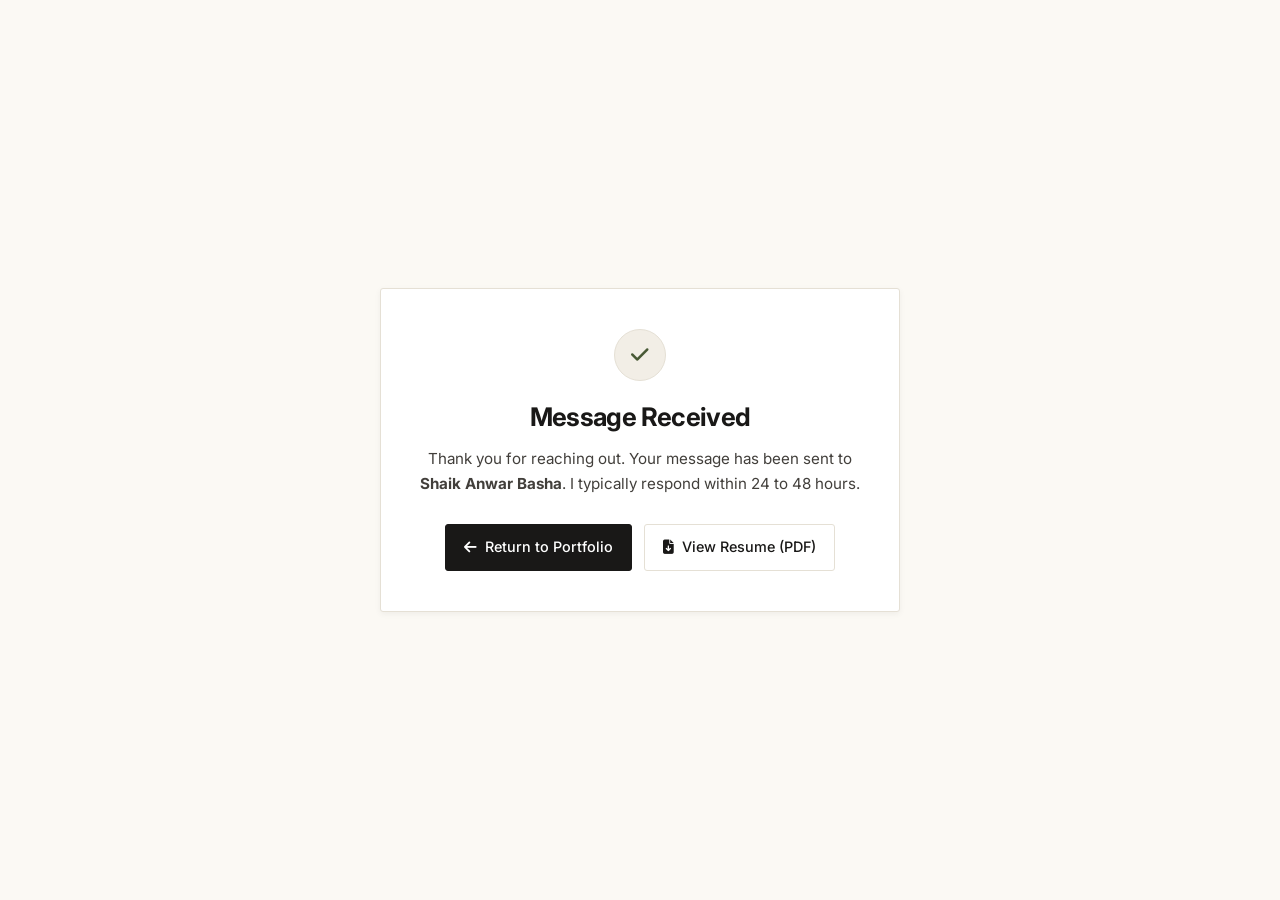
<file: thankyou.html>
<!DOCTYPE html>
<html lang="en">
<head>
    <meta charset="UTF-8">
    <meta name="viewport" content="width=device-width, initial-scale=1.0">
    <title>Message Received &mdash; Shaik Anwar Basha</title>
    <meta name="theme-color" content="#fbf9f4">
    
    <!-- Clean SVG Favicon -->
    <link rel="icon" type="image/svg+xml" href="data:image/svg+xml,%3Csvg%20xmlns%3D%22http%3A%2F%2Fwww.w3.org%2F2000%2Fsvg%22%20viewBox%3D%220%200%2032%2032%22%3E%3Crect%20width%3D%2232%22%20height%3D%2232%22%20rx%3D%226%22%20fill%3D%22%231c1917%22%2F%3E%3Ctext%20x%3D%2216%22%20y%3D%2221%22%20font-family%3D%22sans-serif%22%20font-size%3D%2214%22%20font-weight%3D%22bold%22%20fill%3D%22%23faf9f6%22%20text-anchor%3D%22middle%22%3EA%3C%2Ftext%3E%3C%2Fsvg%3E">

    <!-- Google Fonts -->
    <link rel="preconnect" href="https://fonts.googleapis.com">
    <link rel="preconnect" href="https://fonts.gstatic.com" crossorigin>
    <link href="https://fonts.googleapis.com/css2?family=Inter:wght@400;500;600&family=Newsreader:ital,opsz,wght@0,6..72,400;0,6..72,500;1,6..72,400&family=JetBrains+Mono:wght@400;500&display=swap" rel="stylesheet">
    
    <!-- Font Awesome -->
    <link rel="stylesheet" href="https://cdnjs.cloudflare.com/ajax/libs/font-awesome/6.4.0/css/all.min.css">
    
    <!-- Stylesheets -->
    <link rel="stylesheet" href="style.css">
    <link rel="stylesheet" href="responsive.css">

    <style>
        .thank-you-layout {
            min-height: 100vh;
            display: flex;
            align-items: center;
            justify-content: center;
            padding: 40px 20px;
            background-color: var(--bg-page);
        }
        .thank-you-card {
            max-width: 520px;
            width: 100%;
            background-color: var(--bg-surface);
            border: 1px solid var(--border-color);
            border-radius: var(--radius-sm);
            padding: 40px 32px;
            text-align: center;
            box-shadow: var(--shadow-card);
        }
        .thank-you-glyph {
            width: 52px;
            height: 52px;
            margin: 0 auto 20px;
            border-radius: 50%;
            background-color: var(--bg-subtle);
            border: 1px solid var(--border-color);
            color: var(--accent);
            display: flex;
            align-items: center;
            justify-content: center;
            font-size: 1.25rem;
        }
        .thank-you-card h1 {
            font-size: 1.6rem;
            font-weight: 700;
            margin-bottom: 12px;
            color: var(--text-primary);
        }
        .thank-you-card p {
            color: var(--text-secondary);
            font-size: 0.95rem;
            line-height: 1.65;
            margin-bottom: 28px;
        }
        .thank-you-actions {
            display: flex;
            gap: 12px;
            justify-content: center;
            flex-wrap: wrap;
        }
    </style>
</head>
<body>
    <div class="thank-you-layout">
        <div class="thank-you-card">
            <div class="thank-you-glyph">
                <i class="fas fa-check" aria-hidden="true"></i>
            </div>
            <h1>Message Received</h1>
            <p>
                Thank you for reaching out. Your message has been sent to <strong>Shaik Anwar Basha</strong>. I typically respond within 24 to 48 hours.
            </p>
            <div class="thank-you-actions">
                <a href="index.html" class="btn btn-primary">
                    <i class="fas fa-arrow-left" aria-hidden="true"></i>
                    <span>Return to Portfolio</span>
                </a>
                <a href="assets/Anwar_Resume (2).pdf" target="_blank" rel="noopener noreferrer" class="btn btn-outline">
                    <i class="fas fa-file-arrow-down" aria-hidden="true"></i>
                    <span>View Resume (PDF)</span>
                </a>
            </div>
        </div>
    </div>
</body>
</html>
</file>
<file: style.css>
/* ==========================================================================
   SHAIK ANWAR BASHA — PERSONAL DEVELOPER PORTFOLIO
   Editorial Minimalism • Warm Refined Colors • Monochrome Layout
   Palette: Warm Off-White, Charcoal, Soft Gray, Restrained Muted Olive Accent
   ========================================================================== */

:root {
    /* Warm Refined Colors */
    --bg-page: #fbf9f4;          /* Warm off-white / natural linen */
    --bg-surface: #ffffff;       /* Pure white for cards & form fields */
    --bg-subtle: #f2eee6;        /* Soft warm gray for tags, code chips */
    --bg-alt: #f6f3eb;           /* Alternate section band */
    --bg-hover: #eae6dc;         /* Subtle hover highlight */

    /* Thin Architectural Borders */
    --border-color: #e5e0d5;     /* Crisp thin border */
    --border-strong: #191817;    /* Charcoal border for active/focus states */
    --border-subtle: #eeeadf;

    /* Deep Charcoal Typography */
    --text-primary: #191817;     /* Deep warm charcoal / ink */
    --text-secondary: #423f3b;   /* Readable warm charcoal body */
    --text-muted: #736e67;       /* Quiet metadata / dates */
    --text-subtle: #a19c94;      /* Light gray for glyphs */

    /* Restrained Muted Olive Accent */
    --accent: #485935;           /* Restrained muted olive */
    --accent-hover: #374428;     /* Deeper olive on interaction */
    --accent-soft: #eef2e8;      /* Soft olive wash for active pills/badges */
    --accent-border: #96a885;    /* Subtle olive outline */

    /* Typography Hierarchy */
    --font-sans: 'Inter', -apple-system, BlinkMacSystemFont, 'Segoe UI', Roboto, sans-serif;
    --font-serif: 'Newsreader', Georgia, serif;
    --font-mono: 'JetBrains Mono', ui-monospace, Menlo, Monaco, monospace;

    /* Spacing & Layout */
    --max-width: 980px;
    --section-gap: 88px;
    --radius-sm: 3px;
    --radius-md: 4px;

    /* Subtle Natural Shadows (No heavy glows or blur) */
    --shadow-subtle: 0 1px 3px rgba(25, 24, 23, 0.04);
    --shadow-card: 0 2px 6px rgba(25, 24, 23, 0.05);

    /* Transitions */
    --transition-fast: 0.15s ease;
    --transition-smooth: 0.25s ease;
}

/* ==========================================================================
   RESET & BASE STYLES
   ========================================================================== */

*, *::before, *::after {
    box-sizing: border-box;
    margin: 0;
    padding: 0;
}

html {
    scroll-behavior: smooth;
    font-size: 16px;
    background-color: var(--bg-page);
    color: var(--text-primary);
}

body {
    background-color: var(--bg-page);
    color: var(--text-primary);
    font-family: var(--font-sans);
    line-height: 1.68;
    -webkit-font-smoothing: antialiased;
    -moz-osx-font-smoothing: grayscale;
}

/* Accessible Skip Link */
.skip-to-content {
    position: absolute;
    top: -60px;
    left: 20px;
    background: var(--text-primary);
    color: #ffffff;
    padding: 10px 18px;
    font-size: 0.875rem;
    font-weight: 500;
    z-index: 9999;
    border-radius: var(--radius-sm);
    transition: top var(--transition-fast);
}

.skip-to-content:focus {
    top: 16px;
    outline: 2px solid var(--accent);
}

:focus-visible {
    outline: 2px solid var(--accent);
    outline-offset: 2px;
}

button:focus-visible,
a:focus-visible,
input:focus-visible,
textarea:focus-visible,
.filter-tab:focus-visible,
.open-case-study:focus-visible,
.btn:focus-visible {
    outline: 2px solid var(--accent);
    outline-offset: 2px;
}

/* Monospace Utilities */
.font-mono {
    font-family: var(--font-mono);
}

a {
    color: inherit;
    text-decoration: none;
    transition: color var(--transition-fast), border-color var(--transition-fast);
}

ul {
    list-style: none;
}

img {
    max-width: 100%;
    height: auto;
    display: block;
}

button, input, textarea {
    font-family: inherit;
    color: inherit;
}

/* Layout Container */
.container {
    max-width: var(--max-width);
    margin: 0 auto;
    padding: 0 24px;
    width: 100%;
}

.section-block {
    padding: var(--section-gap) 0;
    position: relative;
}

.section-alt {
    background-color: var(--bg-alt);
    border-top: 1px solid var(--border-color);
    border-bottom: 1px solid var(--border-color);
}

/* Typography Hierarchy */
h1, h2, h3, h4, h5, h6 {
    color: var(--text-primary);
    font-weight: 600;
    line-height: 1.28;
    letter-spacing: -0.025em;
}

p {
    color: var(--text-secondary);
    font-size: 1rem;
    line-height: 1.72;
    margin-bottom: 16px;
}

p:last-child {
    margin-bottom: 0;
}

/* Section Headers */
.section-header-compact {
    margin-bottom: 42px;
    border-bottom: 1px solid var(--border-color);
    padding-bottom: 16px;
}

.section-kicker {
    display: block;
    font-family: var(--font-mono);
    font-size: 0.75rem;
    text-transform: uppercase;
    letter-spacing: 0.1em;
    color: var(--accent);
    margin-bottom: 6px;
    font-weight: 500;
}

.section-heading {
    font-size: 1.95rem;
    font-weight: 700;
    letter-spacing: -0.03em;
    margin-bottom: 6px;
}

.section-subtext {
    color: var(--text-muted);
    font-size: 0.95rem;
    max-width: 680px;
}

/* ==========================================================================
   BUTTONS & LINKS
   ========================================================================== */

.btn {
    display: inline-flex;
    align-items: center;
    justify-content: center;
    gap: 8px;
    padding: 10px 18px;
    border-radius: var(--radius-sm);
    font-size: 0.9rem;
    font-weight: 500;
    cursor: pointer;
    transition: all var(--transition-fast);
    border: 1px solid transparent;
    white-space: nowrap;
}

.btn-primary {
    background-color: var(--text-primary);
    color: #ffffff;
    border-color: var(--text-primary);
}

.btn-primary:hover {
    background-color: #292826;
    border-color: #292826;
}

.btn-outline {
    background-color: transparent;
    color: var(--text-primary);
    border-color: var(--border-color);
}

.btn-outline:hover {
    background-color: var(--bg-hover);
    border-color: var(--text-primary);
}

.btn-text {
    background: transparent;
    color: var(--text-primary);
    padding: 10px 8px;
}

.btn-text:hover {
    color: var(--accent);
}

.btn-sm {
    padding: 6px 12px;
    font-size: 0.825rem;
}

.inline-link {
    color: var(--text-primary);
    text-decoration: underline;
    text-underline-offset: 3px;
    text-decoration-color: var(--border-color);
    transition: text-decoration-color var(--transition-fast), color var(--transition-fast);
}

.inline-link:hover {
    color: var(--accent);
    text-decoration-color: var(--accent);
}

.text-button {
    background: none;
    border: none;
    color: var(--text-primary);
    font-size: 0.85rem;
    font-weight: 600;
    cursor: pointer;
    padding: 0;
    display: inline-flex;
    align-items: center;
    gap: 4px;
    transition: color var(--transition-fast);
}

.text-button:hover {
    color: var(--accent);
}

.link-external {
    font-size: 0.85rem;
    color: var(--text-muted);
    display: inline-flex;
    align-items: center;
    gap: 4px;
    transition: color var(--transition-fast);
}

.link-external:hover {
    color: var(--text-primary);
}

/* ==========================================================================
   NAVIGATION HEADER
   ========================================================================== */

.site-header {
    position: sticky;
    top: 0;
    z-index: 100;
    background-color: rgba(251, 249, 244, 0.95);
    border-bottom: 1px solid var(--border-color);
}

.nav-container {
    display: flex;
    align-items: center;
    justify-content: space-between;
    padding-top: 14px;
    padding-bottom: 14px;
}

.brand-link {
    display: flex;
    align-items: baseline;
    gap: 8px;
}

.brand-name {
    font-size: 1.05rem;
    font-weight: 700;
    letter-spacing: -0.02em;
    color: var(--text-primary);
}

.brand-role {
    font-size: 0.75rem;
    color: var(--accent);
    font-family: var(--font-mono);
    font-weight: 500;
}

.nav-menu-wrapper {
    display: flex;
    align-items: center;
    gap: 28px;
}

.nav-links {
    display: flex;
    align-items: center;
    gap: 22px;
}

.nav-link {
    font-size: 0.875rem;
    color: var(--text-secondary);
    font-weight: 500;
    padding: 4px 0;
    position: relative;
}

.nav-link:hover, .nav-link.active {
    color: var(--text-primary);
}

.nav-link.active {
    font-weight: 600;
}

.nav-link.active::after {
    content: '';
    position: absolute;
    bottom: -6px;
    left: 0;
    width: 100%;
    height: 1.5px;
    background-color: var(--accent);
}

.mobile-resume-item {
    display: none;
}

.nav-actions {
    display: flex;
    align-items: center;
    gap: 12px;
}

.desktop-resume-btn {
    font-size: 0.8rem;
    padding: 6px 12px;
    border-radius: var(--radius-sm);
}

.hamburger {
    display: none;
    background: none;
    border: none;
    cursor: pointer;
    padding: 6px;
}

.bar {
    display: block;
    width: 20px;
    height: 1.5px;
    margin: 4px auto;
    background-color: var(--text-primary);
    transition: transform var(--transition-fast), opacity var(--transition-fast);
}

/* ==========================================================================
   HERO SECTION
   ========================================================================== */

.hero-section {
    padding-top: 72px;
    padding-bottom: 64px;
    border-bottom: 1px solid var(--border-color);
}

.hero-container {
    display: grid;
    grid-template-columns: 1.25fr 0.75fr;
    gap: 48px;
    align-items: start;
}

.hero-meta-label {
    display: inline-flex;
    align-items: center;
    gap: 8px;
    font-size: 0.8rem;
    color: var(--text-muted);
    font-family: var(--font-mono);
    margin-bottom: 22px;
}

.status-indicator {
    width: 7px;
    height: 7px;
    border-radius: 50%;
    background-color: var(--accent);
}

.hero-headline {
    font-family: var(--font-serif);
    font-size: 2.75rem;
    font-weight: 500;
    line-height: 1.18;
    letter-spacing: -0.025em;
    margin-bottom: 22px;
    color: var(--text-primary);
}

.hero-intro {
    font-size: 1.05rem;
    color: var(--text-primary);
    line-height: 1.72;
    margin-bottom: 14px;
}

.hero-intro strong {
    font-weight: 600;
}

.hero-subintro {
    font-size: 0.95rem;
    color: var(--text-secondary);
    line-height: 1.72;
    margin-bottom: 30px;
}

.hero-actions {
    display: flex;
    align-items: center;
    flex-wrap: wrap;
    gap: 12px;
    margin-bottom: 30px;
}

.hero-connect-links {
    display: flex;
    align-items: center;
    gap: 8px;
    font-size: 0.85rem;
    color: var(--text-muted);
    padding-top: 20px;
    border-top: 1px dashed var(--border-color);
}

.connect-label {
    font-family: var(--font-mono);
    font-size: 0.75rem;
    text-transform: uppercase;
    letter-spacing: 0.05em;
}

.separator {
    color: var(--border-color);
}

/* Photo Frame — Natural & Architectural */
.hero-photo-block {
    display: flex;
    justify-content: flex-end;
}

.photo-frame {
    background-color: var(--bg-surface);
    border: 1px solid var(--border-color);
    padding: 10px;
    border-radius: var(--radius-sm);
    box-shadow: var(--shadow-card);
    width: 100%;
    max-width: 290px;
}

.profile-photo {
    width: 100%;
    height: 320px;
    object-fit: cover;
    object-position: center top;
    border-radius: 2px;
    border: 1px solid var(--border-subtle);
}

.photo-caption {
    display: flex;
    flex-direction: column;
    padding: 10px 4px 4px;
    font-size: 0.825rem;
    font-weight: 600;
    color: var(--text-primary);
}

.caption-location {
    font-size: 0.75rem;
    color: var(--text-muted);
    font-weight: 400;
}

/* ==========================================================================
   ABOUT & EDUCATION SECTION
   ========================================================================== */

.about-layout {
    display: grid;
    grid-template-columns: 1.15fr 0.85fr;
    gap: 44px;
    align-items: start;
}

.lead-paragraph {
    font-family: var(--font-serif);
    font-size: 1.2rem;
    font-weight: 400;
    line-height: 1.62;
    color: var(--text-primary);
    font-style: italic;
    margin-bottom: 20px;
}

.academic-summary-card {
    background-color: var(--bg-surface);
    border: 1px solid var(--border-color);
    border-radius: var(--radius-sm);
    padding: 26px;
    box-shadow: var(--shadow-subtle);
}

.academic-header {
    border-bottom: 1px solid var(--border-color);
    padding-bottom: 14px;
    margin-bottom: 16px;
}

.academic-type {
    display: block;
    font-family: var(--font-mono);
    font-size: 0.725rem;
    text-transform: uppercase;
    letter-spacing: 0.08em;
    color: var(--accent);
    margin-bottom: 4px;
    font-weight: 500;
}

.institution-name {
    font-size: 1.08rem;
    font-weight: 600;
    line-height: 1.35;
    margin-bottom: 2px;
}

.institution-location {
    font-size: 0.8rem;
    color: var(--text-muted);
    margin-bottom: 0;
}

.academic-details-list {
    display: flex;
    flex-direction: column;
    gap: 12px;
    margin-bottom: 22px;
}

.detail-row {
    display: flex;
    flex-direction: column;
    gap: 2px;
}

.detail-label {
    font-size: 0.725rem;
    font-family: var(--font-mono);
    text-transform: uppercase;
    color: var(--text-muted);
    letter-spacing: 0.05em;
}

.detail-val {
    font-size: 0.875rem;
    color: var(--text-primary);
    font-weight: 500;
}

.academic-card-footer {
    border-top: 1px solid var(--border-color);
    padding-top: 14px;
}

.inline-download-link {
    font-size: 0.825rem;
    color: var(--text-primary);
    display: inline-flex;
    align-items: center;
    gap: 6px;
    font-weight: 500;
}

.inline-download-link:hover {
    color: var(--accent);
}

/* ==========================================================================
   WORK EXPERIENCE SECTION
   ========================================================================== */

.experience-list {
    display: flex;
    flex-direction: column;
    gap: 38px;
}

.experience-entry {
    display: grid;
    grid-template-columns: 190px 1fr;
    gap: 30px;
    align-items: start;
    padding-bottom: 38px;
    border-bottom: 1px solid var(--border-color);
}

.experience-entry:last-child {
    border-bottom: none;
    padding-bottom: 0;
}

.experience-meta {
    display: flex;
    flex-direction: column;
    gap: 4px;
}

.experience-dates {
    font-size: 0.825rem;
    color: var(--text-primary);
    font-weight: 600;
}

.experience-type {
    font-size: 0.725rem;
    color: var(--accent);
    font-family: var(--font-mono);
    text-transform: uppercase;
    letter-spacing: 0.05em;
}

.experience-title-row {
    margin-bottom: 12px;
}

.experience-role {
    font-size: 1.18rem;
    font-weight: 600;
    color: var(--text-primary);
    margin-bottom: 2px;
}

.experience-company {
    font-size: 0.95rem;
    color: var(--accent);
    font-weight: 500;
    font-family: var(--font-mono);
}

.experience-bullets {
    list-style: square;
    padding-left: 18px;
    margin-bottom: 16px;
}

.experience-bullets li {
    font-size: 0.925rem;
    color: var(--text-secondary);
    line-height: 1.68;
    margin-bottom: 8px;
}

.experience-bullets strong {
    color: var(--text-primary);
}

.experience-tags {
    display: flex;
    flex-wrap: wrap;
    gap: 6px;
}

.tag {
    font-family: var(--font-mono);
    font-size: 0.75rem;
    background-color: var(--bg-subtle);
    border: 1px solid var(--border-color);
    padding: 3px 8px;
    border-radius: 2px;
    color: var(--text-secondary);
}

/* ==========================================================================
   PROJECTS SECTION
   ========================================================================== */

.project-filter-tabs {
    display: flex;
    flex-wrap: wrap;
    gap: 8px;
    margin-bottom: 34px;
    border-bottom: 1px solid var(--border-color);
    padding-bottom: 12px;
}

.filter-tab {
    background: none;
    border: 1px solid transparent;
    font-size: 0.825rem;
    color: var(--text-muted);
    padding: 6px 14px;
    border-radius: var(--radius-sm);
    cursor: pointer;
    font-weight: 500;
    font-family: var(--font-mono);
    transition: all var(--transition-fast);
}

.filter-tab:hover {
    color: var(--text-primary);
    background-color: var(--bg-hover);
}

.filter-tab.active {
    color: var(--accent);
    background-color: var(--accent-soft);
    border-color: var(--accent-border);
    font-weight: 600;
}

/* Projects Grid: 2-column editorial */
.projects-editorial-grid {
    display: grid;
    grid-template-columns: repeat(2, 1fr);
    gap: 30px;
    margin-bottom: 40px;
}

.project-item {
    background-color: var(--bg-surface);
    border: 1px solid var(--border-color);
    border-radius: var(--radius-sm);
    overflow: hidden;
    display: flex;
    flex-direction: column;
    box-shadow: var(--shadow-subtle);
    transition: border-color var(--transition-fast);
}

.project-item:hover {
    border-color: var(--border-strong);
}

.project-figure {
    position: relative;
    border-bottom: 1px solid var(--border-color);
    background-color: var(--bg-subtle);
    height: 200px;
    overflow: hidden;
}

.project-figure img {
    width: 100%;
    height: 100%;
    object-fit: cover;
    object-position: center top;
}

.figure-badge {
    position: absolute;
    top: 10px;
    left: 10px;
    background-color: var(--text-primary);
    color: #ffffff;
    font-size: 0.725rem;
    font-family: var(--font-mono);
    font-weight: 500;
    padding: 3px 8px;
    border-radius: 2px;
    letter-spacing: 0.02em;
}

.project-content {
    padding: 22px;
    display: flex;
    flex-direction: column;
    flex: 1;
}

.project-header-line {
    display: flex;
    justify-content: space-between;
    align-items: baseline;
    margin-bottom: 4px;
}

.project-name {
    font-size: 1.18rem;
    font-weight: 600;
    color: var(--text-primary);
}

.project-year {
    font-size: 0.775rem;
    color: var(--text-muted);
}

.project-role-line {
    font-size: 0.825rem;
    color: var(--accent);
    font-weight: 500;
    margin-bottom: 10px;
}

.project-desc {
    font-size: 0.9rem;
    color: var(--text-secondary);
    line-height: 1.65;
    margin-bottom: 16px;
    flex: 1;
}

.project-stack {
    display: flex;
    flex-wrap: wrap;
    gap: 6px;
    margin-bottom: 18px;
}

.project-stack code {
    font-family: var(--font-mono);
    font-size: 0.725rem;
    background-color: var(--bg-subtle);
    color: var(--text-secondary);
    padding: 2px 6px;
    border-radius: 2px;
    border: 1px solid var(--border-color);
}

.project-links-row {
    display: flex;
    align-items: center;
    justify-content: space-between;
    padding-top: 12px;
    border-top: 1px solid var(--border-subtle);
}

/* Exploratory Box */
.exploratory-box {
    background-color: var(--bg-surface);
    border: 1px solid var(--border-color);
    border-left: 3px solid var(--accent);
    padding: 18px 22px;
    border-radius: 2px;
}

.exploratory-heading {
    display: flex;
    align-items: center;
    gap: 8px;
    font-family: var(--font-mono);
    font-size: 0.8rem;
    font-weight: 600;
    color: var(--accent);
    margin-bottom: 6px;
}

.exploratory-box p {
    font-size: 0.875rem;
    color: var(--text-secondary);
    margin-bottom: 0;
}

/* ==========================================================================
   TECHNICAL SKILLS SECTION
   ========================================================================== */

.skills-editorial-layout {
    display: grid;
    grid-template-columns: repeat(2, 1fr);
    gap: 30px;
}

.skill-group {
    background-color: var(--bg-surface);
    border: 1px solid var(--border-color);
    border-radius: var(--radius-sm);
    padding: 24px;
    box-shadow: var(--shadow-subtle);
}

.skill-group-title {
    font-size: 1rem;
    font-weight: 600;
    margin-bottom: 16px;
    padding-bottom: 10px;
    border-bottom: 1px solid var(--border-color);
}

.skill-pill-list {
    display: flex;
    flex-direction: column;
    gap: 10px;
}

.skill-pill-list li {
    display: flex;
    justify-content: space-between;
    align-items: center;
    font-size: 0.9rem;
    padding-bottom: 6px;
    border-bottom: 1px dashed var(--border-subtle);
}

.skill-pill-list li:last-child {
    border-bottom: none;
    padding-bottom: 0;
}

.skill-pill-list span {
    font-weight: 500;
    color: var(--text-primary);
}

.skill-pill-list small {
    font-size: 0.75rem;
    color: var(--text-muted);
}

/* ==========================================================================
   HONORS & RECOGNITION SECTION
   ========================================================================== */

.honors-editorial-grid {
    display: grid;
    grid-template-columns: repeat(2, 1fr);
    gap: 20px;
    margin-bottom: 42px;
}

.honor-item {
    background-color: var(--bg-surface);
    border: 1px solid var(--border-color);
    border-radius: var(--radius-sm);
    padding: 20px;
    display: flex;
    gap: 16px;
    align-items: flex-start;
    box-shadow: var(--shadow-subtle);
}

.highlight-item {
    border-left: 3px solid var(--accent);
}

.honor-year {
    font-size: 0.775rem;
    color: var(--accent);
    font-weight: 600;
    flex-shrink: 0;
    padding-top: 2px;
}

.honor-title {
    font-size: 1rem;
    font-weight: 600;
    margin-bottom: 2px;
}

.honor-org {
    font-size: 0.8rem;
    color: var(--text-muted);
    margin-bottom: 8px;
    font-family: var(--font-mono);
}

.honor-desc {
    font-size: 0.875rem;
    color: var(--text-secondary);
    line-height: 1.62;
    margin-bottom: 0;
}

/* Certifications Block */
.certifications-block {
    border-top: 1px solid var(--border-color);
    padding-top: 32px;
}

.certifications-heading {
    font-size: 1.15rem;
    margin-bottom: 20px;
}

.certifications-grid {
    display: grid;
    grid-template-columns: repeat(3, 1fr);
    gap: 16px;
}

.cert-item {
    background-color: var(--bg-surface);
    border: 1px solid var(--border-color);
    padding: 16px;
    border-radius: var(--radius-sm);
}

.cert-badge {
    display: inline-block;
    font-size: 0.7rem;
    text-transform: uppercase;
    color: var(--accent);
    margin-bottom: 6px;
    letter-spacing: 0.04em;
}

.cert-item h4 {
    font-size: 0.95rem;
    font-weight: 600;
    margin-bottom: 4px;
}

.cert-item p {
    font-size: 0.8rem;
    color: var(--text-muted);
    margin-bottom: 0;
}

/* ==========================================================================
   CONTACT SECTION
   ========================================================================== */

.contact-editorial-layout {
    display: grid;
    grid-template-columns: 0.9fr 1.1fr;
    gap: 44px;
    align-items: start;
}

.contact-subhead {
    font-size: 1.15rem;
    font-weight: 600;
    margin-bottom: 8px;
}

.contact-note {
    font-size: 0.925rem;
    color: var(--text-muted);
    margin-bottom: 24px;
}

.contact-links-list {
    display: flex;
    flex-direction: column;
    gap: 14px;
    margin-bottom: 28px;
}

.contact-row {
    display: flex;
    flex-direction: column;
    gap: 2px;
    padding-bottom: 10px;
    border-bottom: 1px dashed var(--border-color);
}

.contact-type {
    font-family: var(--font-mono);
    font-size: 0.725rem;
    text-transform: uppercase;
    color: var(--text-muted);
    letter-spacing: 0.05em;
}

.contact-val {
    font-size: 0.925rem;
    color: var(--text-primary);
    font-weight: 500;
}

.resume-note-card {
    background-color: var(--bg-surface);
    border: 1px solid var(--border-color);
    padding: 18px;
    border-radius: var(--radius-sm);
}

.resume-note-card h4 {
    font-size: 0.9rem;
    margin-bottom: 4px;
}

.resume-note-card p {
    font-size: 0.825rem;
    color: var(--text-muted);
    margin-bottom: 12px;
}

/* Form Elements */
.contact-form-side {
    background-color: var(--bg-surface);
    border: 1px solid var(--border-color);
    border-radius: var(--radius-sm);
    padding: 30px;
    box-shadow: var(--shadow-subtle);
}

.form-row-2 {
    display: grid;
    grid-template-columns: 1fr 1fr;
    gap: 14px;
}

.form-field {
    margin-bottom: 18px;
}

label {
    display: block;
    font-size: 0.825rem;
    font-weight: 600;
    color: var(--text-secondary);
    margin-bottom: 6px;
}

.required {
    color: var(--accent);
}

input, textarea {
    width: 100%;
    padding: 10px 12px;
    background-color: #ffffff;
    border: 1px solid var(--border-color);
    border-radius: var(--radius-sm);
    font-size: 0.925rem;
    color: var(--text-primary);
    transition: border-color var(--transition-fast);
}

input:focus, textarea:focus {
    border-color: var(--accent);
    outline: none;
    box-shadow: 0 0 0 1px var(--accent);
}

input.is-invalid, textarea.is-invalid {
    border-color: #991b1b;
}

.field-error {
    display: block;
    color: #991b1b;
    font-size: 0.75rem;
    margin-top: 4px;
    min-height: 14px;
}

.form-status-alert {
    padding: 12px 14px;
    border-radius: var(--radius-sm);
    font-size: 0.875rem;
    margin-bottom: 20px;
}

.form-status-alert.success {
    background-color: var(--accent-soft);
    border: 1px solid var(--accent-border);
    color: var(--accent);
}

.form-status-alert.error {
    background-color: #fef2f2;
    border: 1px solid #fecaca;
    color: #991b1b;
}

/* ==========================================================================
   SITE FOOTER
   ========================================================================== */

.site-footer {
    background-color: var(--bg-page);
    border-top: 1px solid var(--border-color);
    padding: 48px 0 32px;
}

.footer-container {
    display: flex;
    justify-content: space-between;
    align-items: flex-start;
    padding-bottom: 24px;
    border-bottom: 1px solid var(--border-color);
    margin-bottom: 20px;
}

.footer-title {
    font-size: 0.95rem;
    font-weight: 600;
    color: var(--text-primary);
    display: block;
    margin-bottom: 4px;
}

.footer-desc {
    font-size: 0.825rem;
    color: var(--text-muted);
    margin-bottom: 0;
}

.footer-nav {
    display: flex;
    gap: 18px;
    flex-wrap: wrap;
}

.footer-nav a {
    font-size: 0.825rem;
    color: var(--text-secondary);
}

.footer-nav a:hover {
    color: var(--accent);
}

.footer-bottom {
    display: flex;
    justify-content: space-between;
    font-size: 0.775rem;
    color: var(--text-muted);
}

/* ==========================================================================
   CASE STUDY MODAL DIALOG
   ========================================================================== */

.modal-backdrop {
    position: fixed;
    top: 0;
    left: 0;
    width: 100vw;
    height: 100vh;
    background-color: rgba(25, 24, 23, 0.45);
    z-index: 1000;
    display: flex;
    align-items: center;
    justify-content: center;
    padding: 20px;
    opacity: 0;
    pointer-events: none;
    transition: opacity var(--transition-fast);
}

.modal-backdrop.is-open {
    opacity: 1;
    pointer-events: auto;
}

.modal-dialog {
    background-color: var(--bg-surface);
    border: 1px solid var(--border-color);
    border-radius: var(--radius-sm);
    width: 100%;
    max-width: 680px;
    max-height: 88vh;
    overflow-y: auto;
    padding: 32px;
    position: relative;
    box-shadow: 0 10px 30px rgba(0, 0, 0, 0.08);
}

.modal-close-btn {
    position: absolute;
    top: 18px;
    right: 18px;
    background: none;
    border: 1px solid var(--border-color);
    width: 32px;
    height: 32px;
    border-radius: var(--radius-sm);
    display: flex;
    align-items: center;
    justify-content: center;
    cursor: pointer;
    color: var(--text-muted);
    transition: all var(--transition-fast);
}

.modal-close-btn:hover {
    color: var(--text-primary);
    border-color: var(--text-primary);
}

.modal-kicker {
    font-size: 0.75rem;
    text-transform: uppercase;
    color: var(--accent);
    display: block;
    margin-bottom: 4px;
}

.modal-title {
    font-size: 1.4rem;
    font-weight: 700;
    margin-bottom: 2px;
}

.modal-subtitle {
    font-size: 0.875rem;
    color: var(--text-muted);
    margin-bottom: 20px;
}

.modal-media {
    margin-bottom: 20px;
    border: 1px solid var(--border-color);
    border-radius: var(--radius-sm);
    overflow: hidden;
    max-height: 250px;
    background-color: var(--bg-subtle);
}

.modal-media img {
    width: 100%;
    height: 100%;
    object-fit: cover;
}

.modal-section {
    margin-bottom: 18px;
}

.modal-heading {
    font-size: 0.95rem;
    font-weight: 600;
    color: var(--text-primary);
    margin-bottom: 6px;
}

.modal-section p {
    font-size: 0.9rem;
    color: var(--text-secondary);
    line-height: 1.65;
}

.modal-tech-list {
    display: flex;
    flex-wrap: wrap;
    gap: 6px;
    margin-bottom: 8px;
}

.modal-tech-list span {
    font-family: var(--font-mono);
    font-size: 0.75rem;
    background-color: var(--bg-subtle);
    border: 1px solid var(--border-color);
    padding: 2px 8px;
    border-radius: 2px;
    color: var(--text-secondary);
}

.modal-bullets {
    list-style: square;
    padding-left: 18px;
}

.modal-bullets li {
    font-size: 0.875rem;
    color: var(--text-secondary);
    line-height: 1.6;
    margin-bottom: 6px;
}

.modal-bullets strong {
    color: var(--text-primary);
}

.modal-note-box {
    display: flex;
    align-items: flex-start;
    gap: 10px;
    background-color: var(--bg-subtle);
    border: 1px solid var(--border-color);
    padding: 12px;
    border-radius: 2px;
    font-size: 0.8rem;
    color: var(--text-muted);
    line-height: 1.5;
}

.modal-footer {
    display: flex;
    justify-content: flex-end;
    gap: 10px;
    padding-top: 16px;
    border-top: 1px solid var(--border-color);
    margin-top: 12px;
}

/* ==========================================================================
   REDUCED MOTION SUPPORT
   ========================================================================== */

@media (prefers-reduced-motion: reduce) {
    *, *::before, *::after {
        animation-duration: 0.01ms !important;
        animation-iteration-count: 1 !important;
        transition-duration: 0.01ms !important;
        scroll-behavior: auto !important;
    }
}
</file>
<file: responsive.css>
/* ==========================================================================
   RESPONSIVE DESIGN RULES — NATURAL EDITORIAL LAYOUT
   Fluid, clean adaptability across screens
   ========================================================================== */

/* Tablet & Mid-Size Screens (<= 860px) */
@media (max-width: 860px) {
    :root {
        --section-gap: 60px;
    }

    .hero-container {
        grid-template-columns: 1fr;
        gap: 36px;
    }

    .hero-photo-block {
        justify-content: flex-start;
    }

    .photo-frame {
        max-width: 240px;
    }

    .about-layout {
        grid-template-columns: 1fr;
        gap: 32px;
    }

    .experience-entry {
        grid-template-columns: 1fr;
        gap: 10px;
    }

    .experience-meta {
        flex-direction: row;
        align-items: center;
        gap: 12px;
    }

    .projects-editorial-grid {
        grid-template-columns: 1fr;
        gap: 24px;
    }

    .skills-editorial-layout {
        grid-template-columns: 1fr;
        gap: 20px;
    }

    .honors-editorial-grid {
        grid-template-columns: 1fr;
        gap: 16px;
    }

    .certifications-grid {
        grid-template-columns: 1fr;
        gap: 12px;
    }

    .contact-editorial-layout {
        grid-template-columns: 1fr;
        gap: 32px;
    }
}

/* Mobile Screens (<= 680px) */
@media (max-width: 680px) {
    .container {
        padding: 0 18px;
    }

    /* Clean Mobile Navigation Drawer */
    .hamburger {
        display: block;
    }

    .desktop-resume-btn {
        display: none;
    }

    .nav-links {
        position: fixed;
        top: 57px;
        left: 0;
        width: 100%;
        height: calc(100vh - 57px);
        background-color: var(--bg-page);
        border-top: 1px solid var(--border-color);
        flex-direction: column;
        align-items: flex-start;
        padding: 24px 20px;
        gap: 16px;
        transform: translateY(-100%);
        opacity: 0;
        pointer-events: none;
        transition: transform 0.25s ease, opacity 0.25s ease;
        z-index: 99;
        overflow-y: auto;
    }

    .nav-links.active {
        transform: translateY(0);
        opacity: 1;
        pointer-events: auto;
    }

    .nav-link {
        font-size: 1.05rem;
        padding: 8px 0;
        width: 100%;
        border-bottom: 1px solid var(--border-subtle);
    }

    .nav-link.active::after {
        display: none;
    }

    .mobile-resume-item {
        display: block;
        width: 100%;
        padding-top: 8px;
    }

    /* Hamburger Active State */
    .hamburger.active .bar:nth-child(1) {
        transform: translateY(5.5px) rotate(45deg);
    }

    .hamburger.active .bar:nth-child(2) {
        opacity: 0;
    }

    .hamburger.active .bar:nth-child(3) {
        transform: translateY(-5.5px) rotate(-45deg);
    }

    /* Hero Headline */
    .hero-headline {
        font-size: 1.85rem;
        line-height: 1.25;
    }

    .hero-actions {
        flex-direction: column;
        align-items: stretch;
    }

    .hero-actions .btn {
        width: 100%;
    }

    .form-row-2 {
        grid-template-columns: 1fr;
        gap: 0;
    }

    .contact-form-side {
        padding: 20px 16px;
    }

    .footer-container {
        flex-direction: column;
        gap: 18px;
    }

    .footer-bottom {
        flex-direction: column;
        gap: 8px;
    }

    /* Modal Mobile */
    .modal-dialog {
        padding: 22px 16px;
    }

    .modal-footer {
        flex-direction: column;
    }

    .modal-footer .btn {
        width: 100%;
    }
}
</file>
